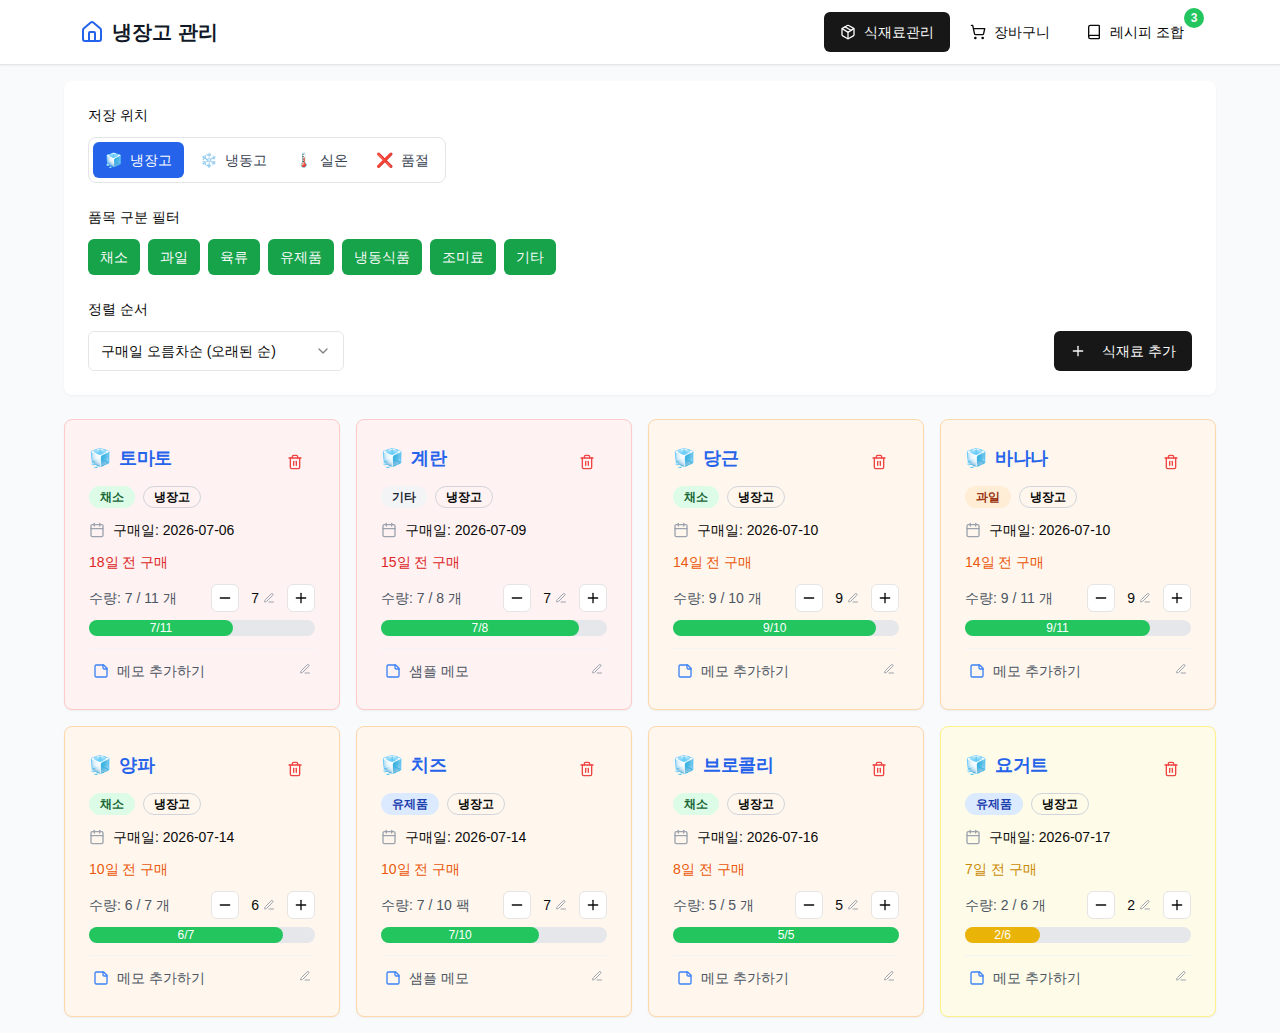
<file: index.html>
<!DOCTYPE html><html lang="en"><head><meta charSet="utf-8"/><meta name="viewport" content="width=device-width, initial-scale=1"/><link rel="stylesheet" href="/_next/static/css/d33c0f26292fa66a.css" data-precedence="next"/><link rel="preload" as="script" fetchPriority="low" href="/_next/static/chunks/webpack-12730535aa2d8fa5.js"/><script src="/_next/static/chunks/11eacf67-7dbf5ff1c757d944.js" async=""></script><script src="/_next/static/chunks/954-b6e015b156a02417.js" async=""></script><script src="/_next/static/chunks/main-app-a3358f313102e788.js" async=""></script><script src="/_next/static/chunks/71-a26e76917c649ac6.js" async=""></script><script src="/_next/static/chunks/app/page-b2ab4340f735494c.js" async=""></script><title>v0 App</title><meta name="description" content="Created with v0"/><meta name="generator" content="v0.dev"/><script src="/_next/static/chunks/polyfills-42372ed130431b0a.js" noModule=""></script></head><body><!--$--><div class="min-h-screen bg-gray-50"><header class="bg-white border-b shadow-sm"><div class="max-w-6xl mx-auto px-4"><div class="flex items-center justify-between h-16"><div class="flex items-center gap-2"><svg xmlns="http://www.w3.org/2000/svg" width="24" height="24" viewBox="0 0 24 24" fill="none" stroke="currentColor" stroke-width="2" stroke-linecap="round" stroke-linejoin="round" class="lucide lucide-house h-6 w-6 text-blue-600"><path d="M15 21v-8a1 1 0 0 0-1-1h-4a1 1 0 0 0-1 1v8"></path><path d="M3 10a2 2 0 0 1 .709-1.528l7-5.999a2 2 0 0 1 2.582 0l7 5.999A2 2 0 0 1 21 10v9a2 2 0 0 1-2 2H5a2 2 0 0 1-2-2z"></path></svg><h1 class="text-xl font-bold text-gray-900">냉장고 관리</h1></div><nav class="flex items-center gap-1"><button class="justify-center whitespace-nowrap rounded-md text-sm font-medium ring-offset-background transition-colors focus-visible:outline-none focus-visible:ring-2 focus-visible:ring-ring focus-visible:ring-offset-2 disabled:pointer-events-none disabled:opacity-50 [&amp;_svg]:pointer-events-none [&amp;_svg]:size-4 [&amp;_svg]:shrink-0 bg-primary text-primary-foreground hover:bg-primary/90 h-10 px-4 py-2 flex items-center gap-2"><svg xmlns="http://www.w3.org/2000/svg" width="24" height="24" viewBox="0 0 24 24" fill="none" stroke="currentColor" stroke-width="2" stroke-linecap="round" stroke-linejoin="round" class="lucide lucide-package h-4 w-4"><path d="M11 21.73a2 2 0 0 0 2 0l7-4A2 2 0 0 0 21 16V8a2 2 0 0 0-1-1.73l-7-4a2 2 0 0 0-2 0l-7 4A2 2 0 0 0 3 8v8a2 2 0 0 0 1 1.73z"></path><path d="M12 22V12"></path><path d="m3.3 7 7.703 4.734a2 2 0 0 0 1.994 0L20.7 7"></path><path d="m7.5 4.27 9 5.15"></path></svg><span class="hidden sm:inline">식재료관리</span></button><button class="justify-center whitespace-nowrap rounded-md text-sm font-medium ring-offset-background transition-colors focus-visible:outline-none focus-visible:ring-2 focus-visible:ring-ring focus-visible:ring-offset-2 disabled:pointer-events-none disabled:opacity-50 [&amp;_svg]:pointer-events-none [&amp;_svg]:size-4 [&amp;_svg]:shrink-0 hover:bg-accent hover:text-accent-foreground h-10 px-4 py-2 flex items-center gap-2 relative"><svg xmlns="http://www.w3.org/2000/svg" width="24" height="24" viewBox="0 0 24 24" fill="none" stroke="currentColor" stroke-width="2" stroke-linecap="round" stroke-linejoin="round" class="lucide lucide-shopping-cart h-4 w-4"><circle cx="8" cy="21" r="1"></circle><circle cx="19" cy="21" r="1"></circle><path d="M2.05 2.05h2l2.66 12.42a2 2 0 0 0 2 1.58h9.78a2 2 0 0 0 1.95-1.57l1.65-7.43H5.12"></path></svg><span class="hidden sm:inline">장바구니</span></button><button class="justify-center whitespace-nowrap rounded-md text-sm font-medium ring-offset-background transition-colors focus-visible:outline-none focus-visible:ring-2 focus-visible:ring-ring focus-visible:ring-offset-2 disabled:pointer-events-none disabled:opacity-50 [&amp;_svg]:pointer-events-none [&amp;_svg]:size-4 [&amp;_svg]:shrink-0 hover:bg-accent hover:text-accent-foreground h-10 px-4 py-2 flex items-center gap-2 relative"><svg xmlns="http://www.w3.org/2000/svg" width="24" height="24" viewBox="0 0 24 24" fill="none" stroke="currentColor" stroke-width="2" stroke-linecap="round" stroke-linejoin="round" class="lucide lucide-book h-4 w-4"><path d="M4 19.5v-15A2.5 2.5 0 0 1 6.5 2H19a1 1 0 0 1 1 1v18a1 1 0 0 1-1 1H6.5a1 1 0 0 1 0-5H20"></path></svg><span class="hidden sm:inline">레시피 조합</span></button></nav></div></div></header><div class="p-4"><div class="max-w-6xl mx-auto"><div class="bg-white rounded-lg shadow-sm p-6 mb-6"><div class="flex flex-col lg:flex-row gap-6"><div class="flex-1 space-y-6"><div><label class="peer-disabled:cursor-not-allowed peer-disabled:opacity-70 text-sm font-medium mb-3 block">저장 위치</label><div class="flex gap-1 p-1 bg-white border rounded-lg w-fit"><button class="justify-center whitespace-nowrap text-sm font-medium ring-offset-background transition-colors focus-visible:outline-none focus-visible:ring-2 focus-visible:ring-ring focus-visible:ring-offset-2 disabled:pointer-events-none disabled:opacity-50 [&amp;_svg]:pointer-events-none [&amp;_svg]:size-4 [&amp;_svg]:shrink-0 hover:text-accent-foreground h-9 rounded-md px-3 flex items-center gap-2 bg-blue-600 text-white hover:bg-blue-700"><span>🧊</span>냉장고</button><button class="justify-center whitespace-nowrap text-sm font-medium ring-offset-background transition-colors focus-visible:outline-none focus-visible:ring-2 focus-visible:ring-ring focus-visible:ring-offset-2 disabled:pointer-events-none disabled:opacity-50 [&amp;_svg]:pointer-events-none [&amp;_svg]:size-4 [&amp;_svg]:shrink-0 hover:text-accent-foreground h-9 rounded-md px-3 flex items-center gap-2 bg-white text-gray-700 hover:bg-gray-50"><span>❄️</span>냉동고</button><button class="justify-center whitespace-nowrap text-sm font-medium ring-offset-background transition-colors focus-visible:outline-none focus-visible:ring-2 focus-visible:ring-ring focus-visible:ring-offset-2 disabled:pointer-events-none disabled:opacity-50 [&amp;_svg]:pointer-events-none [&amp;_svg]:size-4 [&amp;_svg]:shrink-0 hover:text-accent-foreground h-9 rounded-md px-3 flex items-center gap-2 bg-white text-gray-700 hover:bg-gray-50"><span>🌡️</span>실온</button><button class="justify-center whitespace-nowrap text-sm font-medium ring-offset-background transition-colors focus-visible:outline-none focus-visible:ring-2 focus-visible:ring-ring focus-visible:ring-offset-2 disabled:pointer-events-none disabled:opacity-50 [&amp;_svg]:pointer-events-none [&amp;_svg]:size-4 [&amp;_svg]:shrink-0 hover:text-accent-foreground h-9 rounded-md px-3 flex items-center gap-2 bg-white text-gray-700 hover:bg-gray-50"><span>❌</span>품절</button></div></div><div><label class="peer-disabled:cursor-not-allowed peer-disabled:opacity-70 text-sm font-medium mb-3 block">품목 구분 필터</label><div class="flex flex-wrap gap-2"><button class="inline-flex items-center justify-center gap-2 whitespace-nowrap text-sm font-medium ring-offset-background transition-colors focus-visible:outline-none focus-visible:ring-2 focus-visible:ring-ring focus-visible:ring-offset-2 disabled:pointer-events-none disabled:opacity-50 [&amp;_svg]:pointer-events-none [&amp;_svg]:size-4 [&amp;_svg]:shrink-0 text-primary-foreground h-9 rounded-md px-3 bg-green-600 hover:bg-green-700">채소</button><button class="inline-flex items-center justify-center gap-2 whitespace-nowrap text-sm font-medium ring-offset-background transition-colors focus-visible:outline-none focus-visible:ring-2 focus-visible:ring-ring focus-visible:ring-offset-2 disabled:pointer-events-none disabled:opacity-50 [&amp;_svg]:pointer-events-none [&amp;_svg]:size-4 [&amp;_svg]:shrink-0 text-primary-foreground h-9 rounded-md px-3 bg-green-600 hover:bg-green-700">과일</button><button class="inline-flex items-center justify-center gap-2 whitespace-nowrap text-sm font-medium ring-offset-background transition-colors focus-visible:outline-none focus-visible:ring-2 focus-visible:ring-ring focus-visible:ring-offset-2 disabled:pointer-events-none disabled:opacity-50 [&amp;_svg]:pointer-events-none [&amp;_svg]:size-4 [&amp;_svg]:shrink-0 text-primary-foreground h-9 rounded-md px-3 bg-green-600 hover:bg-green-700">육류</button><button class="inline-flex items-center justify-center gap-2 whitespace-nowrap text-sm font-medium ring-offset-background transition-colors focus-visible:outline-none focus-visible:ring-2 focus-visible:ring-ring focus-visible:ring-offset-2 disabled:pointer-events-none disabled:opacity-50 [&amp;_svg]:pointer-events-none [&amp;_svg]:size-4 [&amp;_svg]:shrink-0 text-primary-foreground h-9 rounded-md px-3 bg-green-600 hover:bg-green-700">유제품</button><button class="inline-flex items-center justify-center gap-2 whitespace-nowrap text-sm font-medium ring-offset-background transition-colors focus-visible:outline-none focus-visible:ring-2 focus-visible:ring-ring focus-visible:ring-offset-2 disabled:pointer-events-none disabled:opacity-50 [&amp;_svg]:pointer-events-none [&amp;_svg]:size-4 [&amp;_svg]:shrink-0 text-primary-foreground h-9 rounded-md px-3 bg-green-600 hover:bg-green-700">냉동식품</button><button class="inline-flex items-center justify-center gap-2 whitespace-nowrap text-sm font-medium ring-offset-background transition-colors focus-visible:outline-none focus-visible:ring-2 focus-visible:ring-ring focus-visible:ring-offset-2 disabled:pointer-events-none disabled:opacity-50 [&amp;_svg]:pointer-events-none [&amp;_svg]:size-4 [&amp;_svg]:shrink-0 text-primary-foreground h-9 rounded-md px-3 bg-green-600 hover:bg-green-700">조미료</button><button class="inline-flex items-center justify-center gap-2 whitespace-nowrap text-sm font-medium ring-offset-background transition-colors focus-visible:outline-none focus-visible:ring-2 focus-visible:ring-ring focus-visible:ring-offset-2 disabled:pointer-events-none disabled:opacity-50 [&amp;_svg]:pointer-events-none [&amp;_svg]:size-4 [&amp;_svg]:shrink-0 text-primary-foreground h-9 rounded-md px-3 bg-green-600 hover:bg-green-700">기타</button></div></div><div><label class="peer-disabled:cursor-not-allowed peer-disabled:opacity-70 text-sm font-medium mb-3 block">정렬 순서</label><button type="button" role="combobox" aria-controls="radix-«R5lcfb»" aria-expanded="false" aria-autocomplete="none" dir="ltr" data-state="closed" class="flex h-10 items-center justify-between rounded-md border border-input bg-background px-3 py-2 text-sm ring-offset-background placeholder:text-muted-foreground focus:outline-none focus:ring-2 focus:ring-ring focus:ring-offset-2 disabled:cursor-not-allowed disabled:opacity-50 [&amp;&gt;span]:line-clamp-1 w-64"><span style="pointer-events:none"></span><svg xmlns="http://www.w3.org/2000/svg" width="24" height="24" viewBox="0 0 24 24" fill="none" stroke="currentColor" stroke-width="2" stroke-linecap="round" stroke-linejoin="round" class="lucide lucide-chevron-down h-4 w-4 opacity-50" aria-hidden="true"><path d="m6 9 6 6 6-6"></path></svg></button><select aria-hidden="true" tabindex="-1" style="position:absolute;border:0;width:1px;height:1px;padding:0;margin:-1px;overflow:hidden;clip:rect(0, 0, 0, 0);white-space:nowrap;word-wrap:normal"></select></div></div><div class="flex items-end"><button class="inline-flex items-center justify-center gap-2 whitespace-nowrap rounded-md text-sm font-medium ring-offset-background transition-colors focus-visible:outline-none focus-visible:ring-2 focus-visible:ring-ring focus-visible:ring-offset-2 disabled:pointer-events-none disabled:opacity-50 [&amp;_svg]:pointer-events-none [&amp;_svg]:size-4 [&amp;_svg]:shrink-0 bg-primary text-primary-foreground hover:bg-primary/90 h-10 px-4 py-2 w-full lg:w-auto" type="button" aria-haspopup="dialog" aria-expanded="false" aria-controls="radix-«R9cfb»" data-state="closed"><svg xmlns="http://www.w3.org/2000/svg" width="24" height="24" viewBox="0 0 24 24" fill="none" stroke="currentColor" stroke-width="2" stroke-linecap="round" stroke-linejoin="round" class="lucide lucide-plus h-4 w-4 mr-2"><path d="M5 12h14"></path><path d="M12 5v14"></path></svg>식재료 추가</button></div></div></div><div class="grid grid-cols-1 sm:grid-cols-2 lg:grid-cols-3 xl:grid-cols-4 gap-4"></div><div class="text-center py-12"><svg xmlns="http://www.w3.org/2000/svg" width="24" height="24" viewBox="0 0 24 24" fill="none" stroke="currentColor" stroke-width="2" stroke-linecap="round" stroke-linejoin="round" class="lucide lucide-package h-16 w-16 text-gray-300 mx-auto mb-4"><path d="M11 21.73a2 2 0 0 0 2 0l7-4A2 2 0 0 0 21 16V8a2 2 0 0 0-1-1.73l-7-4a2 2 0 0 0-2 0l-7 4A2 2 0 0 0 3 8v8a2 2 0 0 0 1 1.73z"></path><path d="M12 22V12"></path><path d="m3.3 7 7.703 4.734a2 2 0 0 0 1.994 0L20.7 7"></path><path d="m7.5 4.27 9 5.15"></path></svg><h3 class="text-lg font-medium text-gray-900 mb-2">선택한 조건에 맞는 식재료가 없습니다</h3><p class="text-gray-600 mb-4">새로운 식재료를 추가하거나 필터 조건을 변경해보세요</p><button class="inline-flex items-center justify-center gap-2 whitespace-nowrap rounded-md text-sm font-medium ring-offset-background transition-colors focus-visible:outline-none focus-visible:ring-2 focus-visible:ring-ring focus-visible:ring-offset-2 disabled:pointer-events-none disabled:opacity-50 [&amp;_svg]:pointer-events-none [&amp;_svg]:size-4 [&amp;_svg]:shrink-0 bg-primary text-primary-foreground hover:bg-primary/90 h-10 px-4 py-2"><svg xmlns="http://www.w3.org/2000/svg" width="24" height="24" viewBox="0 0 24 24" fill="none" stroke="currentColor" stroke-width="2" stroke-linecap="round" stroke-linejoin="round" class="lucide lucide-plus h-4 w-4 mr-2"><path d="M5 12h14"></path><path d="M12 5v14"></path></svg>첫 번째 식재료 추가</button></div></div></div></div><!--/$--><script src="/_next/static/chunks/webpack-12730535aa2d8fa5.js" async=""></script><script>(self.__next_f=self.__next_f||[]).push([0])</script><script>self.__next_f.push([1,"1:\"$Sreact.fragment\"\n2:I[1063,[],\"\"]\n3:I[1483,[],\"\"]\n4:I[5234,[],\"ClientPageRoot\"]\n5:I[1815,[\"71\",\"static/chunks/71-a26e76917c649ac6.js\",\"974\",\"static/chunks/app/page-b2ab4340f735494c.js\"],\"default\"]\n8:I[5125,[],\"OutletBoundary\"]\nb:I[5125,[],\"ViewportBoundary\"]\nd:I[5125,[],\"MetadataBoundary\"]\nf:I[1954,[],\"\"]\n:HL[\"/_next/static/css/d33c0f26292fa66a.css\",\"style\"]\n"])</script><script>self.__next_f.push([1,"0:{\"P\":null,\"b\":\"inCCoXTTi5G3QTBXmn-DD\",\"p\":\"\",\"c\":[\"\",\"\"],\"i\":false,\"f\":[[[\"\",{\"children\":[\"__PAGE__\",{}]},\"$undefined\",\"$undefined\",true],[\"\",[\"$\",\"$1\",\"c\",{\"children\":[[[\"$\",\"link\",\"0\",{\"rel\":\"stylesheet\",\"href\":\"/_next/static/css/d33c0f26292fa66a.css\",\"precedence\":\"next\",\"crossOrigin\":\"$undefined\",\"nonce\":\"$undefined\"}]],[\"$\",\"html\",null,{\"lang\":\"en\",\"children\":[\"$\",\"body\",null,{\"children\":[\"$\",\"$L2\",null,{\"parallelRouterKey\":\"children\",\"error\":\"$undefined\",\"errorStyles\":\"$undefined\",\"errorScripts\":\"$undefined\",\"template\":[\"$\",\"$L3\",null,{}],\"templateStyles\":\"$undefined\",\"templateScripts\":\"$undefined\",\"notFound\":[[[\"$\",\"title\",null,{\"children\":\"404: This page could not be found.\"}],[\"$\",\"div\",null,{\"style\":{\"fontFamily\":\"system-ui,\\\"Segoe UI\\\",Roboto,Helvetica,Arial,sans-serif,\\\"Apple Color Emoji\\\",\\\"Segoe UI Emoji\\\"\",\"height\":\"100vh\",\"textAlign\":\"center\",\"display\":\"flex\",\"flexDirection\":\"column\",\"alignItems\":\"center\",\"justifyContent\":\"center\"},\"children\":[\"$\",\"div\",null,{\"children\":[[\"$\",\"style\",null,{\"dangerouslySetInnerHTML\":{\"__html\":\"body{color:#000;background:#fff;margin:0}.next-error-h1{border-right:1px solid rgba(0,0,0,.3)}@media (prefers-color-scheme:dark){body{color:#fff;background:#000}.next-error-h1{border-right:1px solid rgba(255,255,255,.3)}}\"}}],[\"$\",\"h1\",null,{\"className\":\"next-error-h1\",\"style\":{\"display\":\"inline-block\",\"margin\":\"0 20px 0 0\",\"padding\":\"0 23px 0 0\",\"fontSize\":24,\"fontWeight\":500,\"verticalAlign\":\"top\",\"lineHeight\":\"49px\"},\"children\":404}],[\"$\",\"div\",null,{\"style\":{\"display\":\"inline-block\"},\"children\":[\"$\",\"h2\",null,{\"style\":{\"fontSize\":14,\"fontWeight\":400,\"lineHeight\":\"49px\",\"margin\":0},\"children\":\"This page could not be found.\"}]}]]}]}]],[]],\"forbidden\":\"$undefined\",\"unauthorized\":\"$undefined\"}]}]}]]}],{\"children\":[\"__PAGE__\",[\"$\",\"$1\",\"c\",{\"children\":[[\"$\",\"$L4\",null,{\"Component\":\"$5\",\"searchParams\":{},\"params\":{},\"promises\":[\"$@6\",\"$@7\"]}],\"$undefined\",null,[\"$\",\"$L8\",null,{\"children\":[\"$L9\",\"$La\",null]}]]}],{},null,false]},[null,[],[]],false],[\"$\",\"$1\",\"h\",{\"children\":[null,[\"$\",\"$1\",\"0zT8TlBwyjbL6oMFDY8zf\",{\"children\":[[\"$\",\"$Lb\",null,{\"children\":\"$Lc\"}],null]}],[\"$\",\"$Ld\",null,{\"children\":\"$Le\"}]]}],false]],\"m\":\"$undefined\",\"G\":[\"$f\",\"$undefined\"],\"s\":false,\"S\":true}\n"])</script><script>self.__next_f.push([1,"6:{}\n7:{}\n"])</script><script>self.__next_f.push([1,"c:[[\"$\",\"meta\",\"0\",{\"charSet\":\"utf-8\"}],[\"$\",\"meta\",\"1\",{\"name\":\"viewport\",\"content\":\"width=device-width, initial-scale=1\"}]]\n9:null\n"])</script><script>self.__next_f.push([1,"a:null\ne:[[\"$\",\"title\",\"0\",{\"children\":\"v0 App\"}],[\"$\",\"meta\",\"1\",{\"name\":\"description\",\"content\":\"Created with v0\"}],[\"$\",\"meta\",\"2\",{\"name\":\"generator\",\"content\":\"v0.dev\"}]]\n"])</script></body></html>
</file>
<file: _next/static/css/d33c0f26292fa66a.css>
*,:after,:before{--tw-border-spacing-x:0;--tw-border-spacing-y:0;--tw-translate-x:0;--tw-translate-y:0;--tw-rotate:0;--tw-skew-x:0;--tw-skew-y:0;--tw-scale-x:1;--tw-scale-y:1;--tw-pan-x: ;--tw-pan-y: ;--tw-pinch-zoom: ;--tw-scroll-snap-strictness:proximity;--tw-gradient-from-position: ;--tw-gradient-via-position: ;--tw-gradient-to-position: ;--tw-ordinal: ;--tw-slashed-zero: ;--tw-numeric-figure: ;--tw-numeric-spacing: ;--tw-numeric-fraction: ;--tw-ring-inset: ;--tw-ring-offset-width:0px;--tw-ring-offset-color:#fff;--tw-ring-color:rgb(59 130 246/0.5);--tw-ring-offset-shadow:0 0 #0000;--tw-ring-shadow:0 0 #0000;--tw-shadow:0 0 #0000;--tw-shadow-colored:0 0 #0000;--tw-blur: ;--tw-brightness: ;--tw-contrast: ;--tw-grayscale: ;--tw-hue-rotate: ;--tw-invert: ;--tw-saturate: ;--tw-sepia: ;--tw-drop-shadow: ;--tw-backdrop-blur: ;--tw-backdrop-brightness: ;--tw-backdrop-contrast: ;--tw-backdrop-grayscale: ;--tw-backdrop-hue-rotate: ;--tw-backdrop-invert: ;--tw-backdrop-opacity: ;--tw-backdrop-saturate: ;--tw-backdrop-sepia: ;--tw-contain-size: ;--tw-contain-layout: ;--tw-contain-paint: ;--tw-contain-style: }::backdrop{--tw-border-spacing-x:0;--tw-border-spacing-y:0;--tw-translate-x:0;--tw-translate-y:0;--tw-rotate:0;--tw-skew-x:0;--tw-skew-y:0;--tw-scale-x:1;--tw-scale-y:1;--tw-pan-x: ;--tw-pan-y: ;--tw-pinch-zoom: ;--tw-scroll-snap-strictness:proximity;--tw-gradient-from-position: ;--tw-gradient-via-position: ;--tw-gradient-to-position: ;--tw-ordinal: ;--tw-slashed-zero: ;--tw-numeric-figure: ;--tw-numeric-spacing: ;--tw-numeric-fraction: ;--tw-ring-inset: ;--tw-ring-offset-width:0px;--tw-ring-offset-color:#fff;--tw-ring-color:rgb(59 130 246/0.5);--tw-ring-offset-shadow:0 0 #0000;--tw-ring-shadow:0 0 #0000;--tw-shadow:0 0 #0000;--tw-shadow-colored:0 0 #0000;--tw-blur: ;--tw-brightness: ;--tw-contrast: ;--tw-grayscale: ;--tw-hue-rotate: ;--tw-invert: ;--tw-saturate: ;--tw-sepia: ;--tw-drop-shadow: ;--tw-backdrop-blur: ;--tw-backdrop-brightness: ;--tw-backdrop-contrast: ;--tw-backdrop-grayscale: ;--tw-backdrop-hue-rotate: ;--tw-backdrop-invert: ;--tw-backdrop-opacity: ;--tw-backdrop-saturate: ;--tw-backdrop-sepia: ;--tw-contain-size: ;--tw-contain-layout: ;--tw-contain-paint: ;--tw-contain-style: }/*
! tailwindcss v3.4.17 | MIT License | https://tailwindcss.com
*/*,:after,:before{box-sizing:border-box;border:0 solid #e5e7eb}:after,:before{--tw-content:""}:host,html{line-height:1.5;-webkit-text-size-adjust:100%;-moz-tab-size:4;tab-size:4;font-family:ui-sans-serif,system-ui,sans-serif,Apple Color Emoji,Segoe UI Emoji,Segoe UI Symbol,Noto Color Emoji;font-feature-settings:normal;font-variation-settings:normal;-webkit-tap-highlight-color:transparent}body{margin:0;line-height:inherit}hr{height:0;color:inherit;border-top-width:1px}abbr:where([title]){text-decoration:underline dotted}h1,h2,h3,h4,h5,h6{font-size:inherit;font-weight:inherit}a{color:inherit;text-decoration:inherit}b,strong{font-weight:bolder}code,kbd,pre,samp{font-family:ui-monospace,SFMono-Regular,Menlo,Monaco,Consolas,Liberation Mono,Courier New,monospace;font-feature-settings:normal;font-variation-settings:normal;font-size:1em}small{font-size:80%}sub,sup{font-size:75%;line-height:0;position:relative;vertical-align:baseline}sub{bottom:-.25em}sup{top:-.5em}table{text-indent:0;border-color:inherit;border-collapse:collapse}button,input,optgroup,select,textarea{font-family:inherit;font-feature-settings:inherit;font-variation-settings:inherit;font-size:100%;font-weight:inherit;line-height:inherit;letter-spacing:inherit;color:inherit;margin:0;padding:0}button,select{text-transform:none}button,input:where([type=button]),input:where([type=reset]),input:where([type=submit]){-webkit-appearance:button;background-color:transparent;background-image:none}:-moz-focusring{outline:auto}:-moz-ui-invalid{box-shadow:none}progress{vertical-align:baseline}::-webkit-inner-spin-button,::-webkit-outer-spin-button{height:auto}[type=search]{-webkit-appearance:textfield;outline-offset:-2px}::-webkit-search-decoration{-webkit-appearance:none}::-webkit-file-upload-button{-webkit-appearance:button;font:inherit}summary{display:list-item}blockquote,dd,dl,figure,h1,h2,h3,h4,h5,h6,hr,p,pre{margin:0}fieldset{margin:0}fieldset,legend{padding:0}menu,ol,ul{list-style:none;margin:0;padding:0}dialog{padding:0}textarea{resize:vertical}input::placeholder,textarea::placeholder{opacity:1;color:#9ca3af}[role=button],button{cursor:pointer}:disabled{cursor:default}audio,canvas,embed,iframe,img,object,svg,video{display:block;vertical-align:middle}img,video{max-width:100%;height:auto}[hidden]:where(:not([hidden=until-found])){display:none}:root{--background:0 0% 100%;--foreground:0 0% 3.9%;--card:0 0% 100%;--card-foreground:0 0% 3.9%;--popover:0 0% 100%;--popover-foreground:0 0% 3.9%;--primary:0 0% 9%;--primary-foreground:0 0% 98%;--secondary:0 0% 96.1%;--secondary-foreground:0 0% 9%;--muted:0 0% 96.1%;--muted-foreground:0 0% 45.1%;--accent:0 0% 96.1%;--accent-foreground:0 0% 9%;--destructive:0 84.2% 60.2%;--destructive-foreground:0 0% 98%;--border:0 0% 89.8%;--input:0 0% 89.8%;--ring:0 0% 3.9%;--chart-1:12 76% 61%;--chart-2:173 58% 39%;--chart-3:197 37% 24%;--chart-4:43 74% 66%;--chart-5:27 87% 67%;--radius:0.5rem;--sidebar-background:0 0% 98%;--sidebar-foreground:240 5.3% 26.1%;--sidebar-primary:240 5.9% 10%;--sidebar-primary-foreground:0 0% 98%;--sidebar-accent:240 4.8% 95.9%;--sidebar-accent-foreground:240 5.9% 10%;--sidebar-border:220 13% 91%;--sidebar-ring:217.2 91.2% 59.8%}.dark{--background:0 0% 3.9%;--foreground:0 0% 98%;--card:0 0% 3.9%;--card-foreground:0 0% 98%;--popover:0 0% 3.9%;--popover-foreground:0 0% 98%;--primary:0 0% 98%;--primary-foreground:0 0% 9%;--secondary:0 0% 14.9%;--secondary-foreground:0 0% 98%;--muted:0 0% 14.9%;--muted-foreground:0 0% 63.9%;--accent:0 0% 14.9%;--accent-foreground:0 0% 98%;--destructive:0 62.8% 30.6%;--destructive-foreground:0 0% 98%;--border:0 0% 14.9%;--input:0 0% 14.9%;--ring:0 0% 83.1%;--chart-1:220 70% 50%;--chart-2:160 60% 45%;--chart-3:30 80% 55%;--chart-4:280 65% 60%;--chart-5:340 75% 55%;--sidebar-background:240 5.9% 10%;--sidebar-foreground:240 4.8% 95.9%;--sidebar-primary:224.3 76.3% 48%;--sidebar-primary-foreground:0 0% 100%;--sidebar-accent:240 3.7% 15.9%;--sidebar-accent-foreground:240 4.8% 95.9%;--sidebar-border:240 3.7% 15.9%;--sidebar-ring:217.2 91.2% 59.8%}*{border-color:hsl(var(--border))}body{background-color:hsl(var(--background));color:hsl(var(--foreground))}.sr-only{position:absolute;width:1px;height:1px;padding:0;margin:-1px;overflow:hidden;clip:rect(0,0,0,0);white-space:nowrap;border-width:0}.pointer-events-none{pointer-events:none}.pointer-events-auto{pointer-events:auto}.visible{visibility:visible}.invisible{visibility:hidden}.fixed{position:fixed}.absolute{position:absolute}.relative{position:relative}.inset-0{inset:0}.inset-x-0{left:0;right:0}.inset-y-0{top:0;bottom:0}.-bottom-12{bottom:-3rem}.-left-12{left:-3rem}.-right-1{right:-.25rem}.-right-12{right:-3rem}.-top-1{top:-.25rem}.-top-12{top:-3rem}.bottom-0{bottom:0}.left-0{left:0}.left-1{left:.25rem}.left-1\/2{left:50%}.left-2{left:.5rem}.left-\[50\%\]{left:50%}.right-0{right:0}.right-1{right:.25rem}.right-2{right:.5rem}.right-3{right:.75rem}.right-4{right:1rem}.top-0{top:0}.top-1\.5{top:.375rem}.top-1\/2{top:50%}.top-2{top:.5rem}.top-3\.5{top:.875rem}.top-4{top:1rem}.top-\[1px\]{top:1px}.top-\[50\%\]{top:50%}.top-\[60\%\]{top:60%}.top-full{top:100%}.z-10{z-index:10}.z-20{z-index:20}.z-50{z-index:50}.z-\[100\]{z-index:100}.z-\[1\]{z-index:1}.-mx-1{margin-left:-.25rem;margin-right:-.25rem}.mx-2{margin-left:.5rem;margin-right:.5rem}.mx-3\.5{margin-left:.875rem;margin-right:.875rem}.mx-auto{margin-left:auto;margin-right:auto}.my-0\.5{margin-top:.125rem;margin-bottom:.125rem}.my-1{margin-top:.25rem;margin-bottom:.25rem}.-ml-4{margin-left:-1rem}.-mt-4{margin-top:-1rem}.mb-1{margin-bottom:.25rem}.mb-2{margin-bottom:.5rem}.mb-3{margin-bottom:.75rem}.mb-4{margin-bottom:1rem}.mb-6{margin-bottom:1.5rem}.ml-1{margin-left:.25rem}.ml-auto{margin-left:auto}.mr-1{margin-right:.25rem}.mr-2{margin-right:.5rem}.mt-0\.5{margin-top:.125rem}.mt-1{margin-top:.25rem}.mt-1\.5{margin-top:.375rem}.mt-2{margin-top:.5rem}.mt-24{margin-top:6rem}.mt-4{margin-top:1rem}.mt-auto{margin-top:auto}.block{display:block}.flex{display:flex}.inline-flex{display:inline-flex}.table{display:table}.grid{display:grid}.hidden{display:none}.aspect-square{aspect-ratio:1/1}.aspect-video{aspect-ratio:16/9}.size-4{width:1rem;height:1rem}.h-1\.5{height:.375rem}.h-10{height:2.5rem}.h-11{height:2.75rem}.h-12{height:3rem}.h-16{height:4rem}.h-2{height:.5rem}.h-2\.5{height:.625rem}.h-3{height:.75rem}.h-3\.5{height:.875rem}.h-4{height:1rem}.h-5{height:1.25rem}.h-6{height:1.5rem}.h-7{height:1.75rem}.h-8{height:2rem}.h-9{height:2.25rem}.h-\[1px\]{height:1px}.h-\[var\(--radix-navigation-menu-viewport-height\)\]{height:var(--radix-navigation-menu-viewport-height)}.h-\[var\(--radix-select-trigger-height\)\]{height:var(--radix-select-trigger-height)}.h-auto{height:auto}.h-full{height:100%}.h-px{height:1px}.h-svh{height:100svh}.max-h-96{max-height:24rem}.max-h-\[300px\]{max-height:300px}.max-h-screen{max-height:100vh}.min-h-0{min-height:0}.min-h-\[60px\]{min-height:60px}.min-h-\[80px\]{min-height:80px}.min-h-screen{min-height:100vh}.min-h-svh{min-height:100svh}.w-0{width:0}.w-1{width:.25rem}.w-10{width:2.5rem}.w-11{width:2.75rem}.w-12{width:3rem}.w-16{width:4rem}.w-2{width:.5rem}.w-2\.5{width:.625rem}.w-3{width:.75rem}.w-3\.5{width:.875rem}.w-3\/4{width:75%}.w-4{width:1rem}.w-5{width:1.25rem}.w-6{width:1.5rem}.w-64{width:16rem}.w-7{width:1.75rem}.w-72{width:18rem}.w-8{width:2rem}.w-9{width:2.25rem}.w-\[--sidebar-width\]{width:var(--sidebar-width)}.w-\[100px\]{width:100px}.w-\[1px\]{width:1px}.w-auto{width:auto}.w-fit{width:fit-content}.w-full{width:100%}.w-max{width:max-content}.w-px{width:1px}.min-w-0{min-width:0}.min-w-10{min-width:2.5rem}.min-w-11{min-width:2.75rem}.min-w-5{min-width:1.25rem}.min-w-9{min-width:2.25rem}.min-w-\[1\.5rem\]{min-width:1.5rem}.min-w-\[12rem\]{min-width:12rem}.min-w-\[2rem\]{min-width:2rem}.min-w-\[8rem\]{min-width:8rem}.min-w-\[var\(--radix-select-trigger-width\)\]{min-width:var(--radix-select-trigger-width)}.max-w-6xl{max-width:72rem}.max-w-\[--skeleton-width\]{max-width:var(--skeleton-width)}.max-w-lg{max-width:32rem}.max-w-max{max-width:max-content}.max-w-md{max-width:28rem}.flex-1{flex:1 1 0%}.flex-shrink-0,.shrink-0{flex-shrink:0}.flex-grow,.grow{flex-grow:1}.grow-0{flex-grow:0}.basis-full{flex-basis:100%}.caption-bottom{caption-side:bottom}.border-collapse{border-collapse:collapse}.-translate-x-1\/2{--tw-translate-x:-50%}.-translate-x-1\/2,.-translate-x-px{transform:translate(var(--tw-translate-x),var(--tw-translate-y)) rotate(var(--tw-rotate)) skewX(var(--tw-skew-x)) skewY(var(--tw-skew-y)) scaleX(var(--tw-scale-x)) scaleY(var(--tw-scale-y))}.-translate-x-px{--tw-translate-x:-1px}.-translate-y-1\/2{--tw-translate-y:-50%}.-translate-y-1\/2,.translate-x-\[-50\%\]{transform:translate(var(--tw-translate-x),var(--tw-translate-y)) rotate(var(--tw-rotate)) skewX(var(--tw-skew-x)) skewY(var(--tw-skew-y)) scaleX(var(--tw-scale-x)) scaleY(var(--tw-scale-y))}.translate-x-\[-50\%\]{--tw-translate-x:-50%}.translate-x-px{--tw-translate-x:1px}.translate-x-px,.translate-y-\[-50\%\]{transform:translate(var(--tw-translate-x),var(--tw-translate-y)) rotate(var(--tw-rotate)) skewX(var(--tw-skew-x)) skewY(var(--tw-skew-y)) scaleX(var(--tw-scale-x)) scaleY(var(--tw-scale-y))}.translate-y-\[-50\%\]{--tw-translate-y:-50%}.rotate-45{--tw-rotate:45deg}.rotate-45,.rotate-90{transform:translate(var(--tw-translate-x),var(--tw-translate-y)) rotate(var(--tw-rotate)) skewX(var(--tw-skew-x)) skewY(var(--tw-skew-y)) scaleX(var(--tw-scale-x)) scaleY(var(--tw-scale-y))}.rotate-90{--tw-rotate:90deg}.transform{transform:translate(var(--tw-translate-x),var(--tw-translate-y)) rotate(var(--tw-rotate)) skewX(var(--tw-skew-x)) skewY(var(--tw-skew-y)) scaleX(var(--tw-scale-x)) scaleY(var(--tw-scale-y))}@keyframes pulse{50%{opacity:.5}}.animate-pulse{animation:pulse 2s cubic-bezier(.4,0,.6,1) infinite}.cursor-default{cursor:default}.cursor-pointer{cursor:pointer}.touch-none{touch-action:none}.select-none{user-select:none}.list-none{list-style-type:none}.grid-cols-1{grid-template-columns:repeat(1,minmax(0,1fr))}.grid-cols-2{grid-template-columns:repeat(2,minmax(0,1fr))}.grid-cols-3{grid-template-columns:repeat(3,minmax(0,1fr))}.flex-row{flex-direction:row}.flex-col{flex-direction:column}.flex-col-reverse{flex-direction:column-reverse}.flex-wrap{flex-wrap:wrap}.items-start{align-items:flex-start}.items-end{align-items:flex-end}.items-center{align-items:center}.items-stretch{align-items:stretch}.justify-end{justify-content:flex-end}.justify-center{justify-content:center}.justify-between{justify-content:space-between}.gap-1{gap:.25rem}.gap-1\.5{gap:.375rem}.gap-2{gap:.5rem}.gap-4{gap:1rem}.gap-6{gap:1.5rem}.space-x-1>:not([hidden])~:not([hidden]){--tw-space-x-reverse:0;margin-right:calc(.25rem * var(--tw-space-x-reverse));margin-left:calc(.25rem * calc(1 - var(--tw-space-x-reverse)))}.space-x-4>:not([hidden])~:not([hidden]){--tw-space-x-reverse:0;margin-right:calc(1rem * var(--tw-space-x-reverse));margin-left:calc(1rem * calc(1 - var(--tw-space-x-reverse)))}.space-y-1>:not([hidden])~:not([hidden]){--tw-space-y-reverse:0;margin-top:calc(.25rem * calc(1 - var(--tw-space-y-reverse)));margin-bottom:calc(.25rem * var(--tw-space-y-reverse))}.space-y-1\.5>:not([hidden])~:not([hidden]){--tw-space-y-reverse:0;margin-top:calc(.375rem * calc(1 - var(--tw-space-y-reverse)));margin-bottom:calc(.375rem * var(--tw-space-y-reverse))}.space-y-2>:not([hidden])~:not([hidden]){--tw-space-y-reverse:0;margin-top:calc(.5rem * calc(1 - var(--tw-space-y-reverse)));margin-bottom:calc(.5rem * var(--tw-space-y-reverse))}.space-y-3>:not([hidden])~:not([hidden]){--tw-space-y-reverse:0;margin-top:calc(.75rem * calc(1 - var(--tw-space-y-reverse)));margin-bottom:calc(.75rem * var(--tw-space-y-reverse))}.space-y-4>:not([hidden])~:not([hidden]){--tw-space-y-reverse:0;margin-top:calc(1rem * calc(1 - var(--tw-space-y-reverse)));margin-bottom:calc(1rem * var(--tw-space-y-reverse))}.space-y-6>:not([hidden])~:not([hidden]){--tw-space-y-reverse:0;margin-top:calc(1.5rem * calc(1 - var(--tw-space-y-reverse)));margin-bottom:calc(1.5rem * var(--tw-space-y-reverse))}.overflow-auto{overflow:auto}.overflow-hidden{overflow:hidden}.overflow-y-auto{overflow-y:auto}.overflow-x-hidden{overflow-x:hidden}.whitespace-nowrap{white-space:nowrap}.break-words{overflow-wrap:break-word}.rounded{border-radius:.25rem}.rounded-\[2px\]{border-radius:2px}.rounded-\[inherit\]{border-radius:inherit}.rounded-full{border-radius:9999px}.rounded-lg{border-radius:var(--radius)}.rounded-md{border-radius:calc(var(--radius) - 2px)}.rounded-sm{border-radius:calc(var(--radius) - 4px)}.rounded-t-\[10px\]{border-top-left-radius:10px;border-top-right-radius:10px}.rounded-tl-sm{border-top-left-radius:calc(var(--radius) - 4px)}.border{border-width:1px}.border-2{border-width:2px}.border-\[1\.5px\]{border-width:1.5px}.border-y{border-top-width:1px}.border-b,.border-y{border-bottom-width:1px}.border-l{border-left-width:1px}.border-r{border-right-width:1px}.border-t{border-top-width:1px}.border-dashed{border-style:dashed}.border-\[--color-border\]{border-color:var(--color-border)}.border-border\/50{border-color:hsl(var(--border)/.5)}.border-destructive{border-color:hsl(var(--destructive))}.border-destructive\/50{border-color:hsl(var(--destructive)/.5)}.border-gray-100{--tw-border-opacity:1;border-color:rgb(243 244 246/var(--tw-border-opacity,1))}.border-gray-300{--tw-border-opacity:1;border-color:rgb(209 213 219/var(--tw-border-opacity,1))}.border-gray-400{--tw-border-opacity:1;border-color:rgb(156 163 175/var(--tw-border-opacity,1))}.border-green-200{--tw-border-opacity:1;border-color:rgb(187 247 208/var(--tw-border-opacity,1))}.border-input{border-color:hsl(var(--input))}.border-orange-200{--tw-border-opacity:1;border-color:rgb(254 215 170/var(--tw-border-opacity,1))}.border-primary{border-color:hsl(var(--primary))}.border-red-200{--tw-border-opacity:1;border-color:rgb(254 202 202/var(--tw-border-opacity,1))}.border-sidebar-border{border-color:hsl(var(--sidebar-border))}.border-transparent{border-color:transparent}.border-yellow-200{--tw-border-opacity:1;border-color:rgb(254 240 138/var(--tw-border-opacity,1))}.border-l-transparent{border-left-color:transparent}.border-t-transparent{border-top-color:transparent}.bg-\[--color-bg\]{background-color:var(--color-bg)}.bg-accent{background-color:hsl(var(--accent))}.bg-background{background-color:hsl(var(--background))}.bg-black\/80{background-color:rgb(0 0 0/.8)}.bg-blue-100{--tw-bg-opacity:1;background-color:rgb(219 234 254/var(--tw-bg-opacity,1))}.bg-blue-600{--tw-bg-opacity:1;background-color:rgb(37 99 235/var(--tw-bg-opacity,1))}.bg-border{background-color:hsl(var(--border))}.bg-card{background-color:hsl(var(--card))}.bg-destructive{background-color:hsl(var(--destructive))}.bg-foreground{background-color:hsl(var(--foreground))}.bg-gray-100{--tw-bg-opacity:1;background-color:rgb(243 244 246/var(--tw-bg-opacity,1))}.bg-gray-200{--tw-bg-opacity:1;background-color:rgb(229 231 235/var(--tw-bg-opacity,1))}.bg-gray-400{--tw-bg-opacity:1;background-color:rgb(156 163 175/var(--tw-bg-opacity,1))}.bg-gray-50{--tw-bg-opacity:1;background-color:rgb(249 250 251/var(--tw-bg-opacity,1))}.bg-gray-500{--tw-bg-opacity:1;background-color:rgb(107 114 128/var(--tw-bg-opacity,1))}.bg-gray-600{--tw-bg-opacity:1;background-color:rgb(75 85 99/var(--tw-bg-opacity,1))}.bg-green-100{--tw-bg-opacity:1;background-color:rgb(220 252 231/var(--tw-bg-opacity,1))}.bg-green-50{--tw-bg-opacity:1;background-color:rgb(240 253 244/var(--tw-bg-opacity,1))}.bg-green-500{--tw-bg-opacity:1;background-color:rgb(34 197 94/var(--tw-bg-opacity,1))}.bg-green-600{--tw-bg-opacity:1;background-color:rgb(22 163 74/var(--tw-bg-opacity,1))}.bg-muted{background-color:hsl(var(--muted))}.bg-muted\/50{background-color:hsl(var(--muted)/.5)}.bg-orange-100{--tw-bg-opacity:1;background-color:rgb(255 237 213/var(--tw-bg-opacity,1))}.bg-orange-50{--tw-bg-opacity:1;background-color:rgb(255 247 237/var(--tw-bg-opacity,1))}.bg-popover{background-color:hsl(var(--popover))}.bg-primary{background-color:hsl(var(--primary))}.bg-purple-100{--tw-bg-opacity:1;background-color:rgb(243 232 255/var(--tw-bg-opacity,1))}.bg-red-100{--tw-bg-opacity:1;background-color:rgb(254 226 226/var(--tw-bg-opacity,1))}.bg-red-50{--tw-bg-opacity:1;background-color:rgb(254 242 242/var(--tw-bg-opacity,1))}.bg-red-500{--tw-bg-opacity:1;background-color:rgb(239 68 68/var(--tw-bg-opacity,1))}.bg-secondary{background-color:hsl(var(--secondary))}.bg-sidebar{background-color:hsl(var(--sidebar-background))}.bg-sidebar-border{background-color:hsl(var(--sidebar-border))}.bg-transparent{background-color:transparent}.bg-white{--tw-bg-opacity:1;background-color:rgb(255 255 255/var(--tw-bg-opacity,1))}.bg-yellow-100{--tw-bg-opacity:1;background-color:rgb(254 249 195/var(--tw-bg-opacity,1))}.bg-yellow-50{--tw-bg-opacity:1;background-color:rgb(254 252 232/var(--tw-bg-opacity,1))}.bg-yellow-500{--tw-bg-opacity:1;background-color:rgb(234 179 8/var(--tw-bg-opacity,1))}.fill-current{fill:currentColor}.p-0{padding:0}.p-1{padding:.25rem}.p-2{padding:.5rem}.p-3{padding:.75rem}.p-4{padding:1rem}.p-6{padding:1.5rem}.p-\[1px\]{padding:1px}.px-1{padding-left:.25rem;padding-right:.25rem}.px-2{padding-left:.5rem;padding-right:.5rem}.px-2\.5{padding-left:.625rem;padding-right:.625rem}.px-3{padding-left:.75rem;padding-right:.75rem}.px-4{padding-left:1rem;padding-right:1rem}.px-5{padding-left:1.25rem;padding-right:1.25rem}.px-8{padding-left:2rem;padding-right:2rem}.py-0\.5{padding-top:.125rem;padding-bottom:.125rem}.py-1{padding-top:.25rem;padding-bottom:.25rem}.py-1\.5{padding-top:.375rem;padding-bottom:.375rem}.py-12{padding-top:3rem;padding-bottom:3rem}.py-2{padding-top:.5rem;padding-bottom:.5rem}.py-3{padding-top:.75rem;padding-bottom:.75rem}.py-4{padding-top:1rem;padding-bottom:1rem}.py-6{padding-top:1.5rem;padding-bottom:1.5rem}.pb-3{padding-bottom:.75rem}.pb-4{padding-bottom:1rem}.pl-2\.5{padding-left:.625rem}.pl-4{padding-left:1rem}.pl-8{padding-left:2rem}.pr-2{padding-right:.5rem}.pr-2\.5{padding-right:.625rem}.pr-8{padding-right:2rem}.pt-0{padding-top:0}.pt-1{padding-top:.25rem}.pt-2{padding-top:.5rem}.pt-3{padding-top:.75rem}.pt-4{padding-top:1rem}.text-left{text-align:left}.text-center{text-align:center}.text-right{text-align:right}.align-middle{vertical-align:middle}.font-mono{font-family:ui-monospace,SFMono-Regular,Menlo,Monaco,Consolas,Liberation Mono,Courier New,monospace}.text-2xl{font-size:1.5rem;line-height:2rem}.text-\[0\.8rem\]{font-size:.8rem}.text-base{font-size:1rem;line-height:1.5rem}.text-lg{font-size:1.125rem;line-height:1.75rem}.text-sm{font-size:.875rem;line-height:1.25rem}.text-xl{font-size:1.25rem;line-height:1.75rem}.text-xs{font-size:.75rem;line-height:1rem}.font-bold{font-weight:700}.font-medium{font-weight:500}.font-normal{font-weight:400}.font-semibold{font-weight:600}.tabular-nums{--tw-numeric-spacing:tabular-nums;font-variant-numeric:var(--tw-ordinal) var(--tw-slashed-zero) var(--tw-numeric-figure) var(--tw-numeric-spacing) var(--tw-numeric-fraction)}.leading-none{line-height:1}.tracking-tight{letter-spacing:-.025em}.tracking-widest{letter-spacing:.1em}.text-accent-foreground{color:hsl(var(--accent-foreground))}.text-blue-500{--tw-text-opacity:1;color:rgb(59 130 246/var(--tw-text-opacity,1))}.text-blue-600{--tw-text-opacity:1;color:rgb(37 99 235/var(--tw-text-opacity,1))}.text-blue-800{--tw-text-opacity:1;color:rgb(30 64 175/var(--tw-text-opacity,1))}.text-card-foreground{color:hsl(var(--card-foreground))}.text-current{color:currentColor}.text-destructive{color:hsl(var(--destructive))}.text-destructive-foreground{color:hsl(var(--destructive-foreground))}.text-foreground{color:hsl(var(--foreground))}.text-foreground\/50{color:hsl(var(--foreground)/.5)}.text-gray-200{--tw-text-opacity:1;color:rgb(229 231 235/var(--tw-text-opacity,1))}.text-gray-300{--tw-text-opacity:1;color:rgb(209 213 219/var(--tw-text-opacity,1))}.text-gray-400{--tw-text-opacity:1;color:rgb(156 163 175/var(--tw-text-opacity,1))}.text-gray-500{--tw-text-opacity:1;color:rgb(107 114 128/var(--tw-text-opacity,1))}.text-gray-600{--tw-text-opacity:1;color:rgb(75 85 99/var(--tw-text-opacity,1))}.text-gray-700{--tw-text-opacity:1;color:rgb(55 65 81/var(--tw-text-opacity,1))}.text-gray-800{--tw-text-opacity:1;color:rgb(31 41 55/var(--tw-text-opacity,1))}.text-gray-900{--tw-text-opacity:1;color:rgb(17 24 39/var(--tw-text-opacity,1))}.text-green-600{--tw-text-opacity:1;color:rgb(22 163 74/var(--tw-text-opacity,1))}.text-green-800{--tw-text-opacity:1;color:rgb(22 101 52/var(--tw-text-opacity,1))}.text-muted-foreground{color:hsl(var(--muted-foreground))}.text-orange-600{--tw-text-opacity:1;color:rgb(234 88 12/var(--tw-text-opacity,1))}.text-orange-800{--tw-text-opacity:1;color:rgb(154 52 18/var(--tw-text-opacity,1))}.text-popover-foreground{color:hsl(var(--popover-foreground))}.text-primary{color:hsl(var(--primary))}.text-primary-foreground{color:hsl(var(--primary-foreground))}.text-purple-800{--tw-text-opacity:1;color:rgb(107 33 168/var(--tw-text-opacity,1))}.text-red-500{--tw-text-opacity:1;color:rgb(239 68 68/var(--tw-text-opacity,1))}.text-red-600{--tw-text-opacity:1;color:rgb(220 38 38/var(--tw-text-opacity,1))}.text-red-800{--tw-text-opacity:1;color:rgb(153 27 27/var(--tw-text-opacity,1))}.text-secondary-foreground{color:hsl(var(--secondary-foreground))}.text-sidebar-foreground{color:hsl(var(--sidebar-foreground))}.text-sidebar-foreground\/70{color:hsl(var(--sidebar-foreground)/.7)}.text-white{--tw-text-opacity:1;color:rgb(255 255 255/var(--tw-text-opacity,1))}.text-yellow-600{--tw-text-opacity:1;color:rgb(202 138 4/var(--tw-text-opacity,1))}.text-yellow-800{--tw-text-opacity:1;color:rgb(133 77 14/var(--tw-text-opacity,1))}.underline-offset-4{text-underline-offset:4px}.accent-foreground{accent-color:hsl(var(--foreground))}.opacity-0{opacity:0}.opacity-50{opacity:.5}.opacity-60{opacity:.6}.opacity-70{opacity:.7}.opacity-90{opacity:.9}.shadow-\[0_0_0_1px_hsl\(var\(--sidebar-border\)\)\]{--tw-shadow:0 0 0 1px hsl(var(--sidebar-border));--tw-shadow-colored:0 0 0 1px var(--tw-shadow-color)}.shadow-\[0_0_0_1px_hsl\(var\(--sidebar-border\)\)\],.shadow-lg{box-shadow:var(--tw-ring-offset-shadow,0 0 #0000),var(--tw-ring-shadow,0 0 #0000),var(--tw-shadow)}.shadow-lg{--tw-shadow:0 10px 15px -3px rgb(0 0 0/0.1),0 4px 6px -4px rgb(0 0 0/0.1);--tw-shadow-colored:0 10px 15px -3px var(--tw-shadow-color),0 4px 6px -4px var(--tw-shadow-color)}.shadow-md{--tw-shadow:0 4px 6px -1px rgb(0 0 0/0.1),0 2px 4px -2px rgb(0 0 0/0.1);--tw-shadow-colored:0 4px 6px -1px var(--tw-shadow-color),0 2px 4px -2px var(--tw-shadow-color)}.shadow-md,.shadow-none{box-shadow:var(--tw-ring-offset-shadow,0 0 #0000),var(--tw-ring-shadow,0 0 #0000),var(--tw-shadow)}.shadow-none{--tw-shadow:0 0 #0000;--tw-shadow-colored:0 0 #0000}.shadow-sm{--tw-shadow:0 1px 2px 0 rgb(0 0 0/0.05);--tw-shadow-colored:0 1px 2px 0 var(--tw-shadow-color)}.shadow-sm,.shadow-xl{box-shadow:var(--tw-ring-offset-shadow,0 0 #0000),var(--tw-ring-shadow,0 0 #0000),var(--tw-shadow)}.shadow-xl{--tw-shadow:0 20px 25px -5px rgb(0 0 0/0.1),0 8px 10px -6px rgb(0 0 0/0.1);--tw-shadow-colored:0 20px 25px -5px var(--tw-shadow-color),0 8px 10px -6px var(--tw-shadow-color)}.outline-none{outline:2px solid transparent;outline-offset:2px}.outline{outline-style:solid}.ring{--tw-ring-offset-shadow:var(--tw-ring-inset) 0 0 0 var(--tw-ring-offset-width) var(--tw-ring-offset-color);--tw-ring-shadow:var(--tw-ring-inset) 0 0 0 calc(3px + var(--tw-ring-offset-width)) var(--tw-ring-color)}.ring,.ring-0{box-shadow:var(--tw-ring-offset-shadow),var(--tw-ring-shadow),var(--tw-shadow,0 0 #0000)}.ring-0{--tw-ring-offset-shadow:var(--tw-ring-inset) 0 0 0 var(--tw-ring-offset-width) var(--tw-ring-offset-color);--tw-ring-shadow:var(--tw-ring-inset) 0 0 0 calc(0px + var(--tw-ring-offset-width)) var(--tw-ring-color)}.ring-2{--tw-ring-offset-shadow:var(--tw-ring-inset) 0 0 0 var(--tw-ring-offset-width) var(--tw-ring-offset-color);--tw-ring-shadow:var(--tw-ring-inset) 0 0 0 calc(2px + var(--tw-ring-offset-width)) var(--tw-ring-color);box-shadow:var(--tw-ring-offset-shadow),var(--tw-ring-shadow),var(--tw-shadow,0 0 #0000)}.ring-ring{--tw-ring-color:hsl(var(--ring))}.ring-sidebar-ring{--tw-ring-color:hsl(var(--sidebar-ring))}.ring-offset-background{--tw-ring-offset-color:hsl(var(--background))}.filter{filter:var(--tw-blur) var(--tw-brightness) var(--tw-contrast) var(--tw-grayscale) var(--tw-hue-rotate) var(--tw-invert) var(--tw-saturate) var(--tw-sepia) var(--tw-drop-shadow)}.transition{transition-property:color,background-color,border-color,text-decoration-color,fill,stroke,opacity,box-shadow,transform,filter,backdrop-filter;transition-timing-function:cubic-bezier(.4,0,.2,1);transition-duration:.15s}.transition-\[left\2c right\2c width\]{transition-property:left,right,width;transition-timing-function:cubic-bezier(.4,0,.2,1);transition-duration:.15s}.transition-\[margin\2c opa\]{transition-property:margin,opa;transition-timing-function:cubic-bezier(.4,0,.2,1);transition-duration:.15s}.transition-\[width\2c height\2c padding\]{transition-property:width,height,padding;transition-timing-function:cubic-bezier(.4,0,.2,1);transition-duration:.15s}.transition-\[width\]{transition-property:width;transition-timing-function:cubic-bezier(.4,0,.2,1);transition-duration:.15s}.transition-all{transition-property:all;transition-timing-function:cubic-bezier(.4,0,.2,1);transition-duration:.15s}.transition-colors{transition-property:color,background-color,border-color,text-decoration-color,fill,stroke;transition-timing-function:cubic-bezier(.4,0,.2,1);transition-duration:.15s}.transition-opacity{transition-property:opacity;transition-timing-function:cubic-bezier(.4,0,.2,1);transition-duration:.15s}.transition-shadow{transition-property:box-shadow;transition-timing-function:cubic-bezier(.4,0,.2,1);transition-duration:.15s}.transition-transform{transition-property:transform;transition-timing-function:cubic-bezier(.4,0,.2,1);transition-duration:.15s}.duration-1000{transition-duration:1s}.duration-200{transition-duration:.2s}.duration-300{transition-duration:.3s}.ease-in-out{transition-timing-function:cubic-bezier(.4,0,.2,1)}.ease-linear{transition-timing-function:linear}.ease-out{transition-timing-function:cubic-bezier(0,0,.2,1)}@keyframes enter{0%{opacity:var(--tw-enter-opacity,1);transform:translate3d(var(--tw-enter-translate-x,0),var(--tw-enter-translate-y,0),0) scale3d(var(--tw-enter-scale,1),var(--tw-enter-scale,1),var(--tw-enter-scale,1)) rotate(var(--tw-enter-rotate,0))}}@keyframes exit{to{opacity:var(--tw-exit-opacity,1);transform:translate3d(var(--tw-exit-translate-x,0),var(--tw-exit-translate-y,0),0) scale3d(var(--tw-exit-scale,1),var(--tw-exit-scale,1),var(--tw-exit-scale,1)) rotate(var(--tw-exit-rotate,0))}}.animate-in{animation-name:enter;animation-duration:.15s;--tw-enter-opacity:initial;--tw-enter-scale:initial;--tw-enter-rotate:initial;--tw-enter-translate-x:initial;--tw-enter-translate-y:initial}.fade-in-0{--tw-enter-opacity:0}.fade-in-80{--tw-enter-opacity:0.8}.zoom-in-95{--tw-enter-scale:.95}.duration-1000{animation-duration:1s}.duration-200{animation-duration:.2s}.duration-300{animation-duration:.3s}.ease-in-out{animation-timing-function:cubic-bezier(.4,0,.2,1)}.ease-linear{animation-timing-function:linear}.ease-out{animation-timing-function:cubic-bezier(0,0,.2,1)}body{font-family:Arial,Helvetica,sans-serif}.file\:border-0::file-selector-button{border-width:0}.file\:bg-transparent::file-selector-button{background-color:transparent}.file\:text-sm::file-selector-button{font-size:.875rem;line-height:1.25rem}.file\:font-medium::file-selector-button{font-weight:500}.file\:text-foreground::file-selector-button{color:hsl(var(--foreground))}.placeholder\:text-muted-foreground::placeholder{color:hsl(var(--muted-foreground))}.after\:absolute:after{content:var(--tw-content);position:absolute}.after\:-inset-2:after{content:var(--tw-content);inset:-.5rem}.after\:inset-y-0:after{content:var(--tw-content);top:0;bottom:0}.after\:left-1\/2:after{content:var(--tw-content);left:50%}.after\:w-1:after{content:var(--tw-content);width:.25rem}.after\:w-\[2px\]:after{content:var(--tw-content);width:2px}.after\:-translate-x-1\/2:after{content:var(--tw-content);--tw-translate-x:-50%;transform:translate(var(--tw-translate-x),var(--tw-translate-y)) rotate(var(--tw-rotate)) skewX(var(--tw-skew-x)) skewY(var(--tw-skew-y)) scaleX(var(--tw-scale-x)) scaleY(var(--tw-scale-y))}.first\:rounded-l-md:first-child{border-top-left-radius:calc(var(--radius) - 2px);border-bottom-left-radius:calc(var(--radius) - 2px)}.first\:border-l:first-child{border-left-width:1px}.last\:rounded-r-md:last-child{border-top-right-radius:calc(var(--radius) - 2px);border-bottom-right-radius:calc(var(--radius) - 2px)}.focus-within\:relative:focus-within{position:relative}.focus-within\:z-20:focus-within{z-index:20}.hover\:bg-accent:hover{background-color:hsl(var(--accent))}.hover\:bg-blue-700:hover{--tw-bg-opacity:1;background-color:rgb(29 78 216/var(--tw-bg-opacity,1))}.hover\:bg-destructive\/80:hover{background-color:hsl(var(--destructive)/.8)}.hover\:bg-destructive\/90:hover{background-color:hsl(var(--destructive)/.9)}.hover\:bg-gray-100:hover{--tw-bg-opacity:1;background-color:rgb(243 244 246/var(--tw-bg-opacity,1))}.hover\:bg-gray-300:hover{--tw-bg-opacity:1;background-color:rgb(209 213 219/var(--tw-bg-opacity,1))}.hover\:bg-gray-50:hover{--tw-bg-opacity:1;background-color:rgb(249 250 251/var(--tw-bg-opacity,1))}.hover\:bg-green-700:hover{--tw-bg-opacity:1;background-color:rgb(21 128 61/var(--tw-bg-opacity,1))}.hover\:bg-muted:hover{background-color:hsl(var(--muted))}.hover\:bg-muted\/50:hover{background-color:hsl(var(--muted)/.5)}.hover\:bg-primary:hover{background-color:hsl(var(--primary))}.hover\:bg-primary\/80:hover{background-color:hsl(var(--primary)/.8)}.hover\:bg-primary\/90:hover{background-color:hsl(var(--primary)/.9)}.hover\:bg-red-50:hover{--tw-bg-opacity:1;background-color:rgb(254 242 242/var(--tw-bg-opacity,1))}.hover\:bg-secondary:hover{background-color:hsl(var(--secondary))}.hover\:bg-secondary\/80:hover{background-color:hsl(var(--secondary)/.8)}.hover\:bg-sidebar-accent:hover{background-color:hsl(var(--sidebar-accent))}.hover\:text-accent-foreground:hover{color:hsl(var(--accent-foreground))}.hover\:text-foreground:hover{color:hsl(var(--foreground))}.hover\:text-gray-200:hover{--tw-text-opacity:1;color:rgb(229 231 235/var(--tw-text-opacity,1))}.hover\:text-muted-foreground:hover{color:hsl(var(--muted-foreground))}.hover\:text-primary-foreground:hover{color:hsl(var(--primary-foreground))}.hover\:text-red-700:hover{--tw-text-opacity:1;color:rgb(185 28 28/var(--tw-text-opacity,1))}.hover\:text-sidebar-accent-foreground:hover{color:hsl(var(--sidebar-accent-foreground))}.hover\:underline:hover{text-decoration-line:underline}.hover\:opacity-100:hover{opacity:1}.hover\:shadow-\[0_0_0_1px_hsl\(var\(--sidebar-accent\)\)\]:hover{--tw-shadow:0 0 0 1px hsl(var(--sidebar-accent));--tw-shadow-colored:0 0 0 1px var(--tw-shadow-color)}.hover\:shadow-\[0_0_0_1px_hsl\(var\(--sidebar-accent\)\)\]:hover,.hover\:shadow-md:hover{box-shadow:var(--tw-ring-offset-shadow,0 0 #0000),var(--tw-ring-shadow,0 0 #0000),var(--tw-shadow)}.hover\:shadow-md:hover{--tw-shadow:0 4px 6px -1px rgb(0 0 0/0.1),0 2px 4px -2px rgb(0 0 0/0.1);--tw-shadow-colored:0 4px 6px -1px var(--tw-shadow-color),0 2px 4px -2px var(--tw-shadow-color)}.hover\:after\:bg-sidebar-border:hover:after{content:var(--tw-content);background-color:hsl(var(--sidebar-border))}.focus\:bg-accent:focus{background-color:hsl(var(--accent))}.focus\:bg-primary:focus{background-color:hsl(var(--primary))}.focus\:text-accent-foreground:focus{color:hsl(var(--accent-foreground))}.focus\:text-primary-foreground:focus{color:hsl(var(--primary-foreground))}.focus\:opacity-100:focus{opacity:1}.focus\:outline-none:focus{outline:2px solid transparent;outline-offset:2px}.focus\:ring-2:focus{--tw-ring-offset-shadow:var(--tw-ring-inset) 0 0 0 var(--tw-ring-offset-width) var(--tw-ring-offset-color);--tw-ring-shadow:var(--tw-ring-inset) 0 0 0 calc(2px + var(--tw-ring-offset-width)) var(--tw-ring-color);box-shadow:var(--tw-ring-offset-shadow),var(--tw-ring-shadow),var(--tw-shadow,0 0 #0000)}.focus\:ring-ring:focus{--tw-ring-color:hsl(var(--ring))}.focus\:ring-offset-2:focus{--tw-ring-offset-width:2px}.focus-visible\:outline-none:focus-visible{outline:2px solid transparent;outline-offset:2px}.focus-visible\:ring-1:focus-visible{--tw-ring-offset-shadow:var(--tw-ring-inset) 0 0 0 var(--tw-ring-offset-width) var(--tw-ring-offset-color);--tw-ring-shadow:var(--tw-ring-inset) 0 0 0 calc(1px + var(--tw-ring-offset-width)) var(--tw-ring-color);box-shadow:var(--tw-ring-offset-shadow),var(--tw-ring-shadow),var(--tw-shadow,0 0 #0000)}.focus-visible\:ring-2:focus-visible{--tw-ring-offset-shadow:var(--tw-ring-inset) 0 0 0 var(--tw-ring-offset-width) var(--tw-ring-offset-color);--tw-ring-shadow:var(--tw-ring-inset) 0 0 0 calc(2px + var(--tw-ring-offset-width)) var(--tw-ring-color);box-shadow:var(--tw-ring-offset-shadow),var(--tw-ring-shadow),var(--tw-shadow,0 0 #0000)}.focus-visible\:ring-ring:focus-visible{--tw-ring-color:hsl(var(--ring))}.focus-visible\:ring-sidebar-ring:focus-visible{--tw-ring-color:hsl(var(--sidebar-ring))}.focus-visible\:ring-offset-1:focus-visible{--tw-ring-offset-width:1px}.focus-visible\:ring-offset-2:focus-visible{--tw-ring-offset-width:2px}.focus-visible\:ring-offset-background:focus-visible{--tw-ring-offset-color:hsl(var(--background))}.active\:bg-sidebar-accent:active{background-color:hsl(var(--sidebar-accent))}.active\:text-sidebar-accent-foreground:active{color:hsl(var(--sidebar-accent-foreground))}.disabled\:pointer-events-none:disabled{pointer-events:none}.disabled\:cursor-not-allowed:disabled{cursor:not-allowed}.disabled\:opacity-50:disabled{opacity:.5}.group\/menu-item:focus-within .group-focus-within\/menu-item\:opacity-100{opacity:1}.group:hover .group-hover\:opacity-100,.group\/menu-item:hover .group-hover\/menu-item\:opacity-100{opacity:1}.group.destructive .group-\[\.destructive\]\:border-muted\/40{border-color:hsl(var(--muted)/.4)}.group.toaster .group-\[\.toaster\]\:border-border{border-color:hsl(var(--border))}.group.toast .group-\[\.toast\]\:bg-muted{background-color:hsl(var(--muted))}.group.toast .group-\[\.toast\]\:bg-primary{background-color:hsl(var(--primary))}.group.toaster .group-\[\.toaster\]\:bg-background{background-color:hsl(var(--background))}.group.destructive .group-\[\.destructive\]\:text-red-300{--tw-text-opacity:1;color:rgb(252 165 165/var(--tw-text-opacity,1))}.group.toast .group-\[\.toast\]\:text-muted-foreground{color:hsl(var(--muted-foreground))}.group.toast .group-\[\.toast\]\:text-primary-foreground{color:hsl(var(--primary-foreground))}.group.toaster .group-\[\.toaster\]\:text-foreground{color:hsl(var(--foreground))}.group.toaster .group-\[\.toaster\]\:shadow-lg{--tw-shadow:0 10px 15px -3px rgb(0 0 0/0.1),0 4px 6px -4px rgb(0 0 0/0.1);--tw-shadow-colored:0 10px 15px -3px var(--tw-shadow-color),0 4px 6px -4px var(--tw-shadow-color);box-shadow:var(--tw-ring-offset-shadow,0 0 #0000),var(--tw-ring-shadow,0 0 #0000),var(--tw-shadow)}.group.destructive .group-\[\.destructive\]\:hover\:border-destructive\/30:hover{border-color:hsl(var(--destructive)/.3)}.group.destructive .group-\[\.destructive\]\:hover\:bg-destructive:hover{background-color:hsl(var(--destructive))}.group.destructive .group-\[\.destructive\]\:hover\:text-destructive-foreground:hover{color:hsl(var(--destructive-foreground))}.group.destructive .group-\[\.destructive\]\:hover\:text-red-50:hover{--tw-text-opacity:1;color:rgb(254 242 242/var(--tw-text-opacity,1))}.group.destructive .group-\[\.destructive\]\:focus\:ring-destructive:focus{--tw-ring-color:hsl(var(--destructive))}.group.destructive .group-\[\.destructive\]\:focus\:ring-red-400:focus{--tw-ring-opacity:1;--tw-ring-color:rgb(248 113 113/var(--tw-ring-opacity,1))}.group.destructive .group-\[\.destructive\]\:focus\:ring-offset-red-600:focus{--tw-ring-offset-color:#dc2626}.peer\/menu-button:hover~.peer-hover\/menu-button\:text-sidebar-accent-foreground{color:hsl(var(--sidebar-accent-foreground))}.peer:disabled~.peer-disabled\:cursor-not-allowed{cursor:not-allowed}.peer:disabled~.peer-disabled\:opacity-70{opacity:.7}.has-\[\[data-variant\=inset\]\]\:bg-sidebar:has([data-variant=inset]){background-color:hsl(var(--sidebar-background))}.has-\[\:disabled\]\:opacity-50:has(:disabled){opacity:.5}.group\/menu-item:has([data-sidebar=menu-action]) .group-has-\[\[data-sidebar\=menu-action\]\]\/menu-item\:pr-8{padding-right:2rem}.aria-disabled\:pointer-events-none[aria-disabled=true]{pointer-events:none}.aria-disabled\:opacity-50[aria-disabled=true]{opacity:.5}.aria-selected\:bg-accent[aria-selected=true]{background-color:hsl(var(--accent))}.aria-selected\:bg-accent\/50[aria-selected=true]{background-color:hsl(var(--accent)/.5)}.aria-selected\:text-accent-foreground[aria-selected=true]{color:hsl(var(--accent-foreground))}.aria-selected\:text-muted-foreground[aria-selected=true]{color:hsl(var(--muted-foreground))}.aria-selected\:opacity-100[aria-selected=true]{opacity:1}.data-\[disabled\=true\]\:pointer-events-none[data-disabled=true],.data-\[disabled\]\:pointer-events-none[data-disabled]{pointer-events:none}.data-\[panel-group-direction\=vertical\]\:h-px[data-panel-group-direction=vertical]{height:1px}.data-\[panel-group-direction\=vertical\]\:w-full[data-panel-group-direction=vertical]{width:100%}.data-\[side\=bottom\]\:translate-y-1[data-side=bottom]{--tw-translate-y:0.25rem}.data-\[side\=bottom\]\:translate-y-1[data-side=bottom],.data-\[side\=left\]\:-translate-x-1[data-side=left]{transform:translate(var(--tw-translate-x),var(--tw-translate-y)) rotate(var(--tw-rotate)) skewX(var(--tw-skew-x)) skewY(var(--tw-skew-y)) scaleX(var(--tw-scale-x)) scaleY(var(--tw-scale-y))}.data-\[side\=left\]\:-translate-x-1[data-side=left]{--tw-translate-x:-0.25rem}.data-\[side\=right\]\:translate-x-1[data-side=right]{--tw-translate-x:0.25rem}.data-\[side\=right\]\:translate-x-1[data-side=right],.data-\[side\=top\]\:-translate-y-1[data-side=top]{transform:translate(var(--tw-translate-x),var(--tw-translate-y)) rotate(var(--tw-rotate)) skewX(var(--tw-skew-x)) skewY(var(--tw-skew-y)) scaleX(var(--tw-scale-x)) scaleY(var(--tw-scale-y))}.data-\[side\=top\]\:-translate-y-1[data-side=top]{--tw-translate-y:-0.25rem}.data-\[state\=checked\]\:translate-x-5[data-state=checked]{--tw-translate-x:1.25rem;transform:translate(var(--tw-translate-x),var(--tw-translate-y)) rotate(var(--tw-rotate)) skewX(var(--tw-skew-x)) skewY(var(--tw-skew-y)) scaleX(var(--tw-scale-x)) scaleY(var(--tw-scale-y))}.data-\[state\=unchecked\]\:translate-x-0[data-state=unchecked],.data-\[swipe\=cancel\]\:translate-x-0[data-swipe=cancel]{--tw-translate-x:0px;transform:translate(var(--tw-translate-x),var(--tw-translate-y)) rotate(var(--tw-rotate)) skewX(var(--tw-skew-x)) skewY(var(--tw-skew-y)) scaleX(var(--tw-scale-x)) scaleY(var(--tw-scale-y))}.data-\[swipe\=end\]\:translate-x-\[var\(--radix-toast-swipe-end-x\)\][data-swipe=end]{--tw-translate-x:var(--radix-toast-swipe-end-x)}.data-\[swipe\=end\]\:translate-x-\[var\(--radix-toast-swipe-end-x\)\][data-swipe=end],.data-\[swipe\=move\]\:translate-x-\[var\(--radix-toast-swipe-move-x\)\][data-swipe=move]{transform:translate(var(--tw-translate-x),var(--tw-translate-y)) rotate(var(--tw-rotate)) skewX(var(--tw-skew-x)) skewY(var(--tw-skew-y)) scaleX(var(--tw-scale-x)) scaleY(var(--tw-scale-y))}.data-\[swipe\=move\]\:translate-x-\[var\(--radix-toast-swipe-move-x\)\][data-swipe=move]{--tw-translate-x:var(--radix-toast-swipe-move-x)}@keyframes accordion-up{0%{height:var(--radix-accordion-content-height)}to{height:0}}.data-\[state\=closed\]\:animate-accordion-up[data-state=closed]{animation:accordion-up .2s ease-out}@keyframes accordion-down{0%{height:0}to{height:var(--radix-accordion-content-height)}}.data-\[state\=open\]\:animate-accordion-down[data-state=open]{animation:accordion-down .2s ease-out}.data-\[panel-group-direction\=vertical\]\:flex-col[data-panel-group-direction=vertical]{flex-direction:column}.data-\[active\=true\]\:bg-sidebar-accent[data-active=true]{background-color:hsl(var(--sidebar-accent))}.data-\[active\]\:bg-accent\/50[data-active]{background-color:hsl(var(--accent)/.5)}.data-\[selected\=\'true\'\]\:bg-accent[data-selected=true]{background-color:hsl(var(--accent))}.data-\[state\=active\]\:bg-background[data-state=active]{background-color:hsl(var(--background))}.data-\[state\=checked\]\:bg-primary[data-state=checked]{background-color:hsl(var(--primary))}.data-\[state\=on\]\:bg-accent[data-state=on],.data-\[state\=open\]\:bg-accent[data-state=open]{background-color:hsl(var(--accent))}.data-\[state\=open\]\:bg-accent\/50[data-state=open]{background-color:hsl(var(--accent)/.5)}.data-\[state\=open\]\:bg-secondary[data-state=open]{background-color:hsl(var(--secondary))}.data-\[state\=selected\]\:bg-muted[data-state=selected]{background-color:hsl(var(--muted))}.data-\[state\=unchecked\]\:bg-input[data-state=unchecked]{background-color:hsl(var(--input))}.data-\[active\=true\]\:font-medium[data-active=true]{font-weight:500}.data-\[active\=true\]\:text-sidebar-accent-foreground[data-active=true]{color:hsl(var(--sidebar-accent-foreground))}.data-\[selected\=true\]\:text-accent-foreground[data-selected=true]{color:hsl(var(--accent-foreground))}.data-\[state\=active\]\:text-foreground[data-state=active]{color:hsl(var(--foreground))}.data-\[state\=checked\]\:text-primary-foreground[data-state=checked]{color:hsl(var(--primary-foreground))}.data-\[state\=on\]\:text-accent-foreground[data-state=on],.data-\[state\=open\]\:text-accent-foreground[data-state=open]{color:hsl(var(--accent-foreground))}.data-\[state\=open\]\:text-muted-foreground[data-state=open]{color:hsl(var(--muted-foreground))}.data-\[disabled\=true\]\:opacity-50[data-disabled=true],.data-\[disabled\]\:opacity-50[data-disabled]{opacity:.5}.data-\[state\=open\]\:opacity-100[data-state=open]{opacity:1}.data-\[state\=active\]\:shadow-sm[data-state=active]{--tw-shadow:0 1px 2px 0 rgb(0 0 0/0.05);--tw-shadow-colored:0 1px 2px 0 var(--tw-shadow-color);box-shadow:var(--tw-ring-offset-shadow,0 0 #0000),var(--tw-ring-shadow,0 0 #0000),var(--tw-shadow)}.data-\[swipe\=move\]\:transition-none[data-swipe=move]{transition-property:none}.data-\[state\=closed\]\:duration-300[data-state=closed]{transition-duration:.3s}.data-\[state\=open\]\:duration-500[data-state=open]{transition-duration:.5s}.data-\[motion\^\=from-\]\:animate-in[data-motion^=from-],.data-\[state\=open\]\:animate-in[data-state=open],.data-\[state\=visible\]\:animate-in[data-state=visible]{animation-name:enter;animation-duration:.15s;--tw-enter-opacity:initial;--tw-enter-scale:initial;--tw-enter-rotate:initial;--tw-enter-translate-x:initial;--tw-enter-translate-y:initial}.data-\[motion\^\=to-\]\:animate-out[data-motion^=to-],.data-\[state\=closed\]\:animate-out[data-state=closed],.data-\[state\=hidden\]\:animate-out[data-state=hidden],.data-\[swipe\=end\]\:animate-out[data-swipe=end]{animation-name:exit;animation-duration:.15s;--tw-exit-opacity:initial;--tw-exit-scale:initial;--tw-exit-rotate:initial;--tw-exit-translate-x:initial;--tw-exit-translate-y:initial}.data-\[motion\^\=from-\]\:fade-in[data-motion^=from-]{--tw-enter-opacity:0}.data-\[motion\^\=to-\]\:fade-out[data-motion^=to-],.data-\[state\=closed\]\:fade-out-0[data-state=closed]{--tw-exit-opacity:0}.data-\[state\=closed\]\:fade-out-80[data-state=closed]{--tw-exit-opacity:0.8}.data-\[state\=hidden\]\:fade-out[data-state=hidden]{--tw-exit-opacity:0}.data-\[state\=open\]\:fade-in-0[data-state=open],.data-\[state\=visible\]\:fade-in[data-state=visible]{--tw-enter-opacity:0}.data-\[state\=closed\]\:zoom-out-95[data-state=closed]{--tw-exit-scale:.95}.data-\[state\=open\]\:zoom-in-90[data-state=open]{--tw-enter-scale:.9}.data-\[state\=open\]\:zoom-in-95[data-state=open]{--tw-enter-scale:.95}.data-\[motion\=from-end\]\:slide-in-from-right-52[data-motion=from-end]{--tw-enter-translate-x:13rem}.data-\[motion\=from-start\]\:slide-in-from-left-52[data-motion=from-start]{--tw-enter-translate-x:-13rem}.data-\[motion\=to-end\]\:slide-out-to-right-52[data-motion=to-end]{--tw-exit-translate-x:13rem}.data-\[motion\=to-start\]\:slide-out-to-left-52[data-motion=to-start]{--tw-exit-translate-x:-13rem}.data-\[side\=bottom\]\:slide-in-from-top-2[data-side=bottom]{--tw-enter-translate-y:-0.5rem}.data-\[side\=left\]\:slide-in-from-right-2[data-side=left]{--tw-enter-translate-x:0.5rem}.data-\[side\=right\]\:slide-in-from-left-2[data-side=right]{--tw-enter-translate-x:-0.5rem}.data-\[side\=top\]\:slide-in-from-bottom-2[data-side=top]{--tw-enter-translate-y:0.5rem}.data-\[state\=closed\]\:slide-out-to-bottom[data-state=closed]{--tw-exit-translate-y:100%}.data-\[state\=closed\]\:slide-out-to-left[data-state=closed]{--tw-exit-translate-x:-100%}.data-\[state\=closed\]\:slide-out-to-left-1\/2[data-state=closed]{--tw-exit-translate-x:-50%}.data-\[state\=closed\]\:slide-out-to-right-full[data-state=closed],.data-\[state\=closed\]\:slide-out-to-right[data-state=closed]{--tw-exit-translate-x:100%}.data-\[state\=closed\]\:slide-out-to-top[data-state=closed]{--tw-exit-translate-y:-100%}.data-\[state\=closed\]\:slide-out-to-top-\[48\%\][data-state=closed]{--tw-exit-translate-y:-48%}.data-\[state\=open\]\:slide-in-from-bottom[data-state=open]{--tw-enter-translate-y:100%}.data-\[state\=open\]\:slide-in-from-left[data-state=open]{--tw-enter-translate-x:-100%}.data-\[state\=open\]\:slide-in-from-left-1\/2[data-state=open]{--tw-enter-translate-x:-50%}.data-\[state\=open\]\:slide-in-from-right[data-state=open]{--tw-enter-translate-x:100%}.data-\[state\=open\]\:slide-in-from-top[data-state=open]{--tw-enter-translate-y:-100%}.data-\[state\=open\]\:slide-in-from-top-\[48\%\][data-state=open]{--tw-enter-translate-y:-48%}.data-\[state\=open\]\:slide-in-from-top-full[data-state=open]{--tw-enter-translate-y:-100%}.data-\[state\=closed\]\:duration-300[data-state=closed]{animation-duration:.3s}.data-\[state\=open\]\:duration-500[data-state=open]{animation-duration:.5s}.data-\[panel-group-direction\=vertical\]\:after\:left-0[data-panel-group-direction=vertical]:after{content:var(--tw-content);left:0}.data-\[panel-group-direction\=vertical\]\:after\:h-1[data-panel-group-direction=vertical]:after{content:var(--tw-content);height:.25rem}.data-\[panel-group-direction\=vertical\]\:after\:w-full[data-panel-group-direction=vertical]:after{content:var(--tw-content);width:100%}.data-\[panel-group-direction\=vertical\]\:after\:-translate-y-1\/2[data-panel-group-direction=vertical]:after{content:var(--tw-content);--tw-translate-y:-50%;transform:translate(var(--tw-translate-x),var(--tw-translate-y)) rotate(var(--tw-rotate)) skewX(var(--tw-skew-x)) skewY(var(--tw-skew-y)) scaleX(var(--tw-scale-x)) scaleY(var(--tw-scale-y))}.data-\[panel-group-direction\=vertical\]\:after\:translate-x-0[data-panel-group-direction=vertical]:after{content:var(--tw-content);--tw-translate-x:0px;transform:translate(var(--tw-translate-x),var(--tw-translate-y)) rotate(var(--tw-rotate)) skewX(var(--tw-skew-x)) skewY(var(--tw-skew-y)) scaleX(var(--tw-scale-x)) scaleY(var(--tw-scale-y))}.data-\[state\=open\]\:hover\:bg-sidebar-accent:hover[data-state=open]{background-color:hsl(var(--sidebar-accent))}.data-\[state\=open\]\:hover\:text-sidebar-accent-foreground:hover[data-state=open]{color:hsl(var(--sidebar-accent-foreground))}.group[data-collapsible=offcanvas] .group-data-\[collapsible\=offcanvas\]\:left-\[calc\(var\(--sidebar-width\)\*-1\)\]{left:calc(var(--sidebar-width) * -1)}.group[data-collapsible=offcanvas] .group-data-\[collapsible\=offcanvas\]\:right-\[calc\(var\(--sidebar-width\)\*-1\)\]{right:calc(var(--sidebar-width) * -1)}.group[data-side=left] .group-data-\[side\=left\]\:-right-4{right:-1rem}.group[data-side=right] .group-data-\[side\=right\]\:left-0{left:0}.group[data-collapsible=icon] .group-data-\[collapsible\=icon\]\:-mt-8{margin-top:-2rem}.group[data-collapsible=icon] .group-data-\[collapsible\=icon\]\:hidden{display:none}.group[data-collapsible=icon] .group-data-\[collapsible\=icon\]\:\!size-8{width:2rem!important;height:2rem!important}.group[data-collapsible=icon] .group-data-\[collapsible\=icon\]\:w-\[--sidebar-width-icon\]{width:var(--sidebar-width-icon)}.group[data-collapsible=icon] .group-data-\[collapsible\=icon\]\:w-\[calc\(var\(--sidebar-width-icon\)_\+_theme\(spacing\.4\)\)\]{width:calc(var(--sidebar-width-icon) + 1rem)}.group[data-collapsible=icon] .group-data-\[collapsible\=icon\]\:w-\[calc\(var\(--sidebar-width-icon\)_\+_theme\(spacing\.4\)_\+2px\)\]{width:calc(var(--sidebar-width-icon) + 1rem + 2px)}.group[data-collapsible=offcanvas] .group-data-\[collapsible\=offcanvas\]\:w-0{width:0}.group[data-collapsible=offcanvas] .group-data-\[collapsible\=offcanvas\]\:translate-x-0{--tw-translate-x:0px;transform:translate(var(--tw-translate-x),var(--tw-translate-y)) rotate(var(--tw-rotate)) skewX(var(--tw-skew-x)) skewY(var(--tw-skew-y)) scaleX(var(--tw-scale-x)) scaleY(var(--tw-scale-y))}.group[data-side=right] .group-data-\[side\=right\]\:rotate-180,.group[data-state=open] .group-data-\[state\=open\]\:rotate-180{--tw-rotate:180deg;transform:translate(var(--tw-translate-x),var(--tw-translate-y)) rotate(var(--tw-rotate)) skewX(var(--tw-skew-x)) skewY(var(--tw-skew-y)) scaleX(var(--tw-scale-x)) scaleY(var(--tw-scale-y))}.group[data-collapsible=icon] .group-data-\[collapsible\=icon\]\:overflow-hidden{overflow:hidden}.group[data-variant=floating] .group-data-\[variant\=floating\]\:rounded-lg{border-radius:var(--radius)}.group[data-variant=floating] .group-data-\[variant\=floating\]\:border{border-width:1px}.group[data-side=left] .group-data-\[side\=left\]\:border-r{border-right-width:1px}.group[data-side=right] .group-data-\[side\=right\]\:border-l{border-left-width:1px}.group[data-variant=floating] .group-data-\[variant\=floating\]\:border-sidebar-border{border-color:hsl(var(--sidebar-border))}.group[data-collapsible=icon] .group-data-\[collapsible\=icon\]\:\!p-0{padding:0!important}.group[data-collapsible=icon] .group-data-\[collapsible\=icon\]\:\!p-2{padding:.5rem!important}.group[data-collapsible=icon] .group-data-\[collapsible\=icon\]\:opacity-0{opacity:0}.group[data-variant=floating] .group-data-\[variant\=floating\]\:shadow{--tw-shadow:0 1px 3px 0 rgb(0 0 0/0.1),0 1px 2px -1px rgb(0 0 0/0.1);--tw-shadow-colored:0 1px 3px 0 var(--tw-shadow-color),0 1px 2px -1px var(--tw-shadow-color);box-shadow:var(--tw-ring-offset-shadow,0 0 #0000),var(--tw-ring-shadow,0 0 #0000),var(--tw-shadow)}.group[data-collapsible=offcanvas] .group-data-\[collapsible\=offcanvas\]\:after\:left-full:after{content:var(--tw-content);left:100%}.group[data-collapsible=offcanvas] .group-data-\[collapsible\=offcanvas\]\:hover\:bg-sidebar:hover{background-color:hsl(var(--sidebar-background))}.peer\/menu-button[data-size=default]~.peer-data-\[size\=default\]\/menu-button\:top-1\.5{top:.375rem}.peer\/menu-button[data-size=lg]~.peer-data-\[size\=lg\]\/menu-button\:top-2\.5{top:.625rem}.peer\/menu-button[data-size=sm]~.peer-data-\[size\=sm\]\/menu-button\:top-1{top:.25rem}.peer[data-variant=inset]~.peer-data-\[variant\=inset\]\:min-h-\[calc\(100svh-theme\(spacing\.4\)\)\]{min-height:calc(100svh - 1rem)}.peer\/menu-button[data-active=true]~.peer-data-\[active\=true\]\/menu-button\:text-sidebar-accent-foreground{color:hsl(var(--sidebar-accent-foreground))}.dark\:border-destructive:is(.dark *){border-color:hsl(var(--destructive))}@media (min-width:640px){.sm\:bottom-0{bottom:0}.sm\:right-0{right:0}.sm\:top-auto{top:auto}.sm\:mt-0{margin-top:0}.sm\:inline{display:inline}.sm\:flex{display:flex}.sm\:max-w-sm{max-width:24rem}.sm\:grid-cols-2{grid-template-columns:repeat(2,minmax(0,1fr))}.sm\:flex-row{flex-direction:row}.sm\:flex-col{flex-direction:column}.sm\:justify-end{justify-content:flex-end}.sm\:gap-2\.5{gap:.625rem}.sm\:space-x-2>:not([hidden])~:not([hidden]){--tw-space-x-reverse:0;margin-right:calc(.5rem * var(--tw-space-x-reverse));margin-left:calc(.5rem * calc(1 - var(--tw-space-x-reverse)))}.sm\:space-x-4>:not([hidden])~:not([hidden]){--tw-space-x-reverse:0;margin-right:calc(1rem * var(--tw-space-x-reverse));margin-left:calc(1rem * calc(1 - var(--tw-space-x-reverse)))}.sm\:space-y-0>:not([hidden])~:not([hidden]){--tw-space-y-reverse:0;margin-top:calc(0px * calc(1 - var(--tw-space-y-reverse)));margin-bottom:calc(0px * var(--tw-space-y-reverse))}.sm\:rounded-lg{border-radius:var(--radius)}.sm\:text-left{text-align:left}.data-\[state\=open\]\:sm\:slide-in-from-bottom-full[data-state=open]{--tw-enter-translate-y:100%}}@media (min-width:768px){.md\:absolute{position:absolute}.md\:block{display:block}.md\:flex{display:flex}.md\:w-\[var\(--radix-navigation-menu-viewport-width\)\]{width:var(--radix-navigation-menu-viewport-width)}.md\:w-auto{width:auto}.md\:max-w-\[420px\]{max-width:420px}.md\:text-sm{font-size:.875rem;line-height:1.25rem}.md\:opacity-0{opacity:0}.after\:md\:hidden:after{content:var(--tw-content);display:none}.peer[data-variant=inset]~.md\:peer-data-\[variant\=inset\]\:m-2{margin:.5rem}.peer[data-state=collapsed][data-variant=inset]~.md\:peer-data-\[state\=collapsed\]\:peer-data-\[variant\=inset\]\:ml-2{margin-left:.5rem}.peer[data-variant=inset]~.md\:peer-data-\[variant\=inset\]\:ml-0{margin-left:0}.peer[data-variant=inset]~.md\:peer-data-\[variant\=inset\]\:rounded-xl{border-radius:.75rem}.peer[data-variant=inset]~.md\:peer-data-\[variant\=inset\]\:shadow{--tw-shadow:0 1px 3px 0 rgb(0 0 0/0.1),0 1px 2px -1px rgb(0 0 0/0.1);--tw-shadow-colored:0 1px 3px 0 var(--tw-shadow-color),0 1px 2px -1px var(--tw-shadow-color);box-shadow:var(--tw-ring-offset-shadow,0 0 #0000),var(--tw-ring-shadow,0 0 #0000),var(--tw-shadow)}}@media (min-width:1024px){.lg\:w-auto{width:auto}.lg\:grid-cols-2{grid-template-columns:repeat(2,minmax(0,1fr))}.lg\:grid-cols-3{grid-template-columns:repeat(3,minmax(0,1fr))}.lg\:flex-row{flex-direction:row}}@media (min-width:1280px){.xl\:grid-cols-4{grid-template-columns:repeat(4,minmax(0,1fr))}}.\[\&\:has\(\[aria-selected\]\)\]\:bg-accent:has([aria-selected]){background-color:hsl(var(--accent))}.first\:\[\&\:has\(\[aria-selected\]\)\]\:rounded-l-md:has([aria-selected]):first-child{border-top-left-radius:calc(var(--radius) - 2px);border-bottom-left-radius:calc(var(--radius) - 2px)}.last\:\[\&\:has\(\[aria-selected\]\)\]\:rounded-r-md:has([aria-selected]):last-child{border-top-right-radius:calc(var(--radius) - 2px);border-bottom-right-radius:calc(var(--radius) - 2px)}.\[\&\:has\(\[aria-selected\]\.day-outside\)\]\:bg-accent\/50:has([aria-selected].day-outside){background-color:hsl(var(--accent)/.5)}.\[\&\:has\(\[aria-selected\]\.day-range-end\)\]\:rounded-r-md:has([aria-selected].day-range-end){border-top-right-radius:calc(var(--radius) - 2px);border-bottom-right-radius:calc(var(--radius) - 2px)}.\[\&\:has\(\[role\=checkbox\]\)\]\:pr-0:has([role=checkbox]){padding-right:0}.\[\&\>button\]\:hidden>button{display:none}.\[\&\>span\:last-child\]\:truncate>span:last-child{overflow:hidden;text-overflow:ellipsis;white-space:nowrap}.\[\&\>span\]\:line-clamp-1>span{overflow:hidden;display:-webkit-box;-webkit-box-orient:vertical;-webkit-line-clamp:1}.\[\&\>svg\+div\]\:translate-y-\[-3px\]>svg+div{--tw-translate-y:-3px;transform:translate(var(--tw-translate-x),var(--tw-translate-y)) rotate(var(--tw-rotate)) skewX(var(--tw-skew-x)) skewY(var(--tw-skew-y)) scaleX(var(--tw-scale-x)) scaleY(var(--tw-scale-y))}.\[\&\>svg\]\:absolute>svg{position:absolute}.\[\&\>svg\]\:left-4>svg{left:1rem}.\[\&\>svg\]\:top-4>svg{top:1rem}.\[\&\>svg\]\:size-4>svg{width:1rem;height:1rem}.\[\&\>svg\]\:h-2\.5>svg{height:.625rem}.\[\&\>svg\]\:h-3>svg{height:.75rem}.\[\&\>svg\]\:h-3\.5>svg{height:.875rem}.\[\&\>svg\]\:w-2\.5>svg{width:.625rem}.\[\&\>svg\]\:w-3>svg{width:.75rem}.\[\&\>svg\]\:w-3\.5>svg{width:.875rem}.\[\&\>svg\]\:shrink-0>svg{flex-shrink:0}.\[\&\>svg\]\:text-destructive>svg{color:hsl(var(--destructive))}.\[\&\>svg\]\:text-foreground>svg{color:hsl(var(--foreground))}.\[\&\>svg\]\:text-muted-foreground>svg{color:hsl(var(--muted-foreground))}.\[\&\>svg\]\:text-sidebar-accent-foreground>svg{color:hsl(var(--sidebar-accent-foreground))}.\[\&\>svg\~\*\]\:pl-7>svg~*{padding-left:1.75rem}.\[\&\>tr\]\:last\:border-b-0:last-child>tr{border-bottom-width:0}.\[\&\[data-panel-group-direction\=vertical\]\>div\]\:rotate-90[data-panel-group-direction=vertical]>div{--tw-rotate:90deg}.\[\&\[data-panel-group-direction\=vertical\]\>div\]\:rotate-90[data-panel-group-direction=vertical]>div,.\[\&\[data-state\=open\]\>svg\]\:rotate-180[data-state=open]>svg{transform:translate(var(--tw-translate-x),var(--tw-translate-y)) rotate(var(--tw-rotate)) skewX(var(--tw-skew-x)) skewY(var(--tw-skew-y)) scaleX(var(--tw-scale-x)) scaleY(var(--tw-scale-y))}.\[\&\[data-state\=open\]\>svg\]\:rotate-180[data-state=open]>svg{--tw-rotate:180deg}.\[\&_\.recharts-cartesian-axis-tick_text\]\:fill-muted-foreground .recharts-cartesian-axis-tick text{fill:hsl(var(--muted-foreground))}.\[\&_\.recharts-cartesian-grid_line\[stroke\=\'\#ccc\'\]\]\:stroke-border\/50 .recharts-cartesian-grid line[stroke="#ccc"]{stroke:hsl(var(--border)/.5)}.\[\&_\.recharts-curve\.recharts-tooltip-cursor\]\:stroke-border .recharts-curve.recharts-tooltip-cursor{stroke:hsl(var(--border))}.\[\&_\.recharts-dot\[stroke\=\'\#fff\'\]\]\:stroke-transparent .recharts-dot[stroke="#fff"]{stroke:transparent}.\[\&_\.recharts-layer\]\:outline-none .recharts-layer{outline:2px solid transparent;outline-offset:2px}.\[\&_\.recharts-polar-grid_\[stroke\=\'\#ccc\'\]\]\:stroke-border .recharts-polar-grid [stroke="#ccc"]{stroke:hsl(var(--border))}.\[\&_\.recharts-radial-bar-background-sector\]\:fill-muted .recharts-radial-bar-background-sector,.\[\&_\.recharts-rectangle\.recharts-tooltip-cursor\]\:fill-muted .recharts-rectangle.recharts-tooltip-cursor{fill:hsl(var(--muted))}.\[\&_\.recharts-reference-line_\[stroke\=\'\#ccc\'\]\]\:stroke-border .recharts-reference-line [stroke="#ccc"]{stroke:hsl(var(--border))}.\[\&_\.recharts-sector\[stroke\=\'\#fff\'\]\]\:stroke-transparent .recharts-sector[stroke="#fff"]{stroke:transparent}.\[\&_\.recharts-sector\]\:outline-none .recharts-sector,.\[\&_\.recharts-surface\]\:outline-none .recharts-surface{outline:2px solid transparent;outline-offset:2px}.\[\&_\[cmdk-group-heading\]\]\:px-2 [cmdk-group-heading]{padding-left:.5rem;padding-right:.5rem}.\[\&_\[cmdk-group-heading\]\]\:py-1\.5 [cmdk-group-heading]{padding-top:.375rem;padding-bottom:.375rem}.\[\&_\[cmdk-group-heading\]\]\:text-xs [cmdk-group-heading]{font-size:.75rem;line-height:1rem}.\[\&_\[cmdk-group-heading\]\]\:font-medium [cmdk-group-heading]{font-weight:500}.\[\&_\[cmdk-group-heading\]\]\:text-muted-foreground [cmdk-group-heading]{color:hsl(var(--muted-foreground))}.\[\&_\[cmdk-group\]\:not\(\[hidden\]\)_\~\[cmdk-group\]\]\:pt-0 [cmdk-group]:not([hidden])~[cmdk-group]{padding-top:0}.\[\&_\[cmdk-group\]\]\:px-2 [cmdk-group]{padding-left:.5rem;padding-right:.5rem}.\[\&_\[cmdk-input-wrapper\]_svg\]\:h-5 [cmdk-input-wrapper] svg{height:1.25rem}.\[\&_\[cmdk-input-wrapper\]_svg\]\:w-5 [cmdk-input-wrapper] svg{width:1.25rem}.\[\&_\[cmdk-input\]\]\:h-12 [cmdk-input]{height:3rem}.\[\&_\[cmdk-item\]\]\:px-2 [cmdk-item]{padding-left:.5rem;padding-right:.5rem}.\[\&_\[cmdk-item\]\]\:py-3 [cmdk-item]{padding-top:.75rem;padding-bottom:.75rem}.\[\&_\[cmdk-item\]_svg\]\:h-5 [cmdk-item] svg{height:1.25rem}.\[\&_\[cmdk-item\]_svg\]\:w-5 [cmdk-item] svg{width:1.25rem}.\[\&_p\]\:leading-relaxed p{line-height:1.625}.\[\&_svg\]\:pointer-events-none svg{pointer-events:none}.\[\&_svg\]\:size-4 svg{width:1rem;height:1rem}.\[\&_svg\]\:shrink-0 svg{flex-shrink:0}.\[\&_tr\:last-child\]\:border-0 tr:last-child{border-width:0}.\[\&_tr\]\:border-b tr{border-bottom-width:1px}[data-side=left][data-collapsible=offcanvas] .\[\[data-side\=left\]\[data-collapsible\=offcanvas\]_\&\]\:-right-2{right:-.5rem}[data-side=left][data-state=collapsed] .\[\[data-side\=left\]\[data-state\=collapsed\]_\&\]\:cursor-e-resize{cursor:e-resize}[data-side=left] .\[\[data-side\=left\]_\&\]\:cursor-w-resize{cursor:w-resize}[data-side=right][data-collapsible=offcanvas] .\[\[data-side\=right\]\[data-collapsible\=offcanvas\]_\&\]\:-left-2{left:-.5rem}[data-side=right][data-state=collapsed] .\[\[data-side\=right\]\[data-state\=collapsed\]_\&\]\:cursor-w-resize{cursor:w-resize}[data-side=right] .\[\[data-side\=right\]_\&\]\:cursor-e-resize{cursor:e-resize}
</file>
